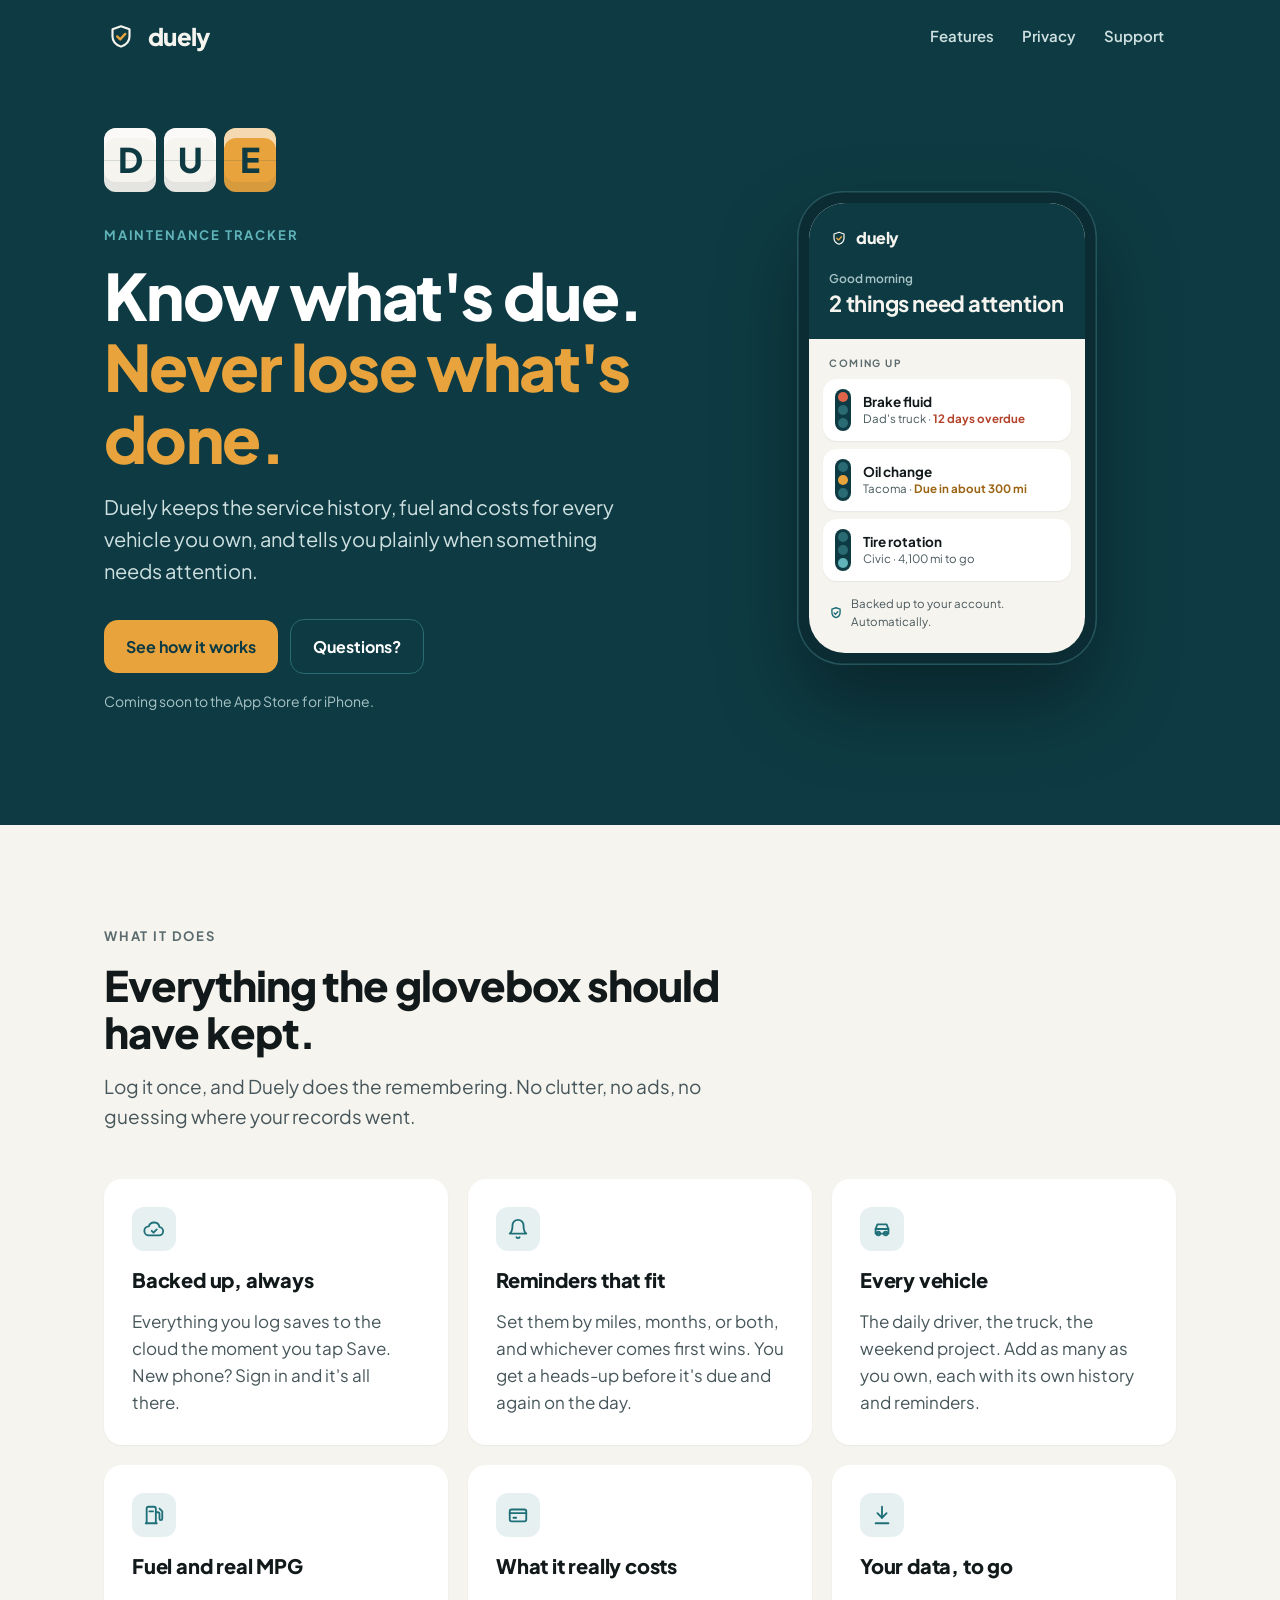
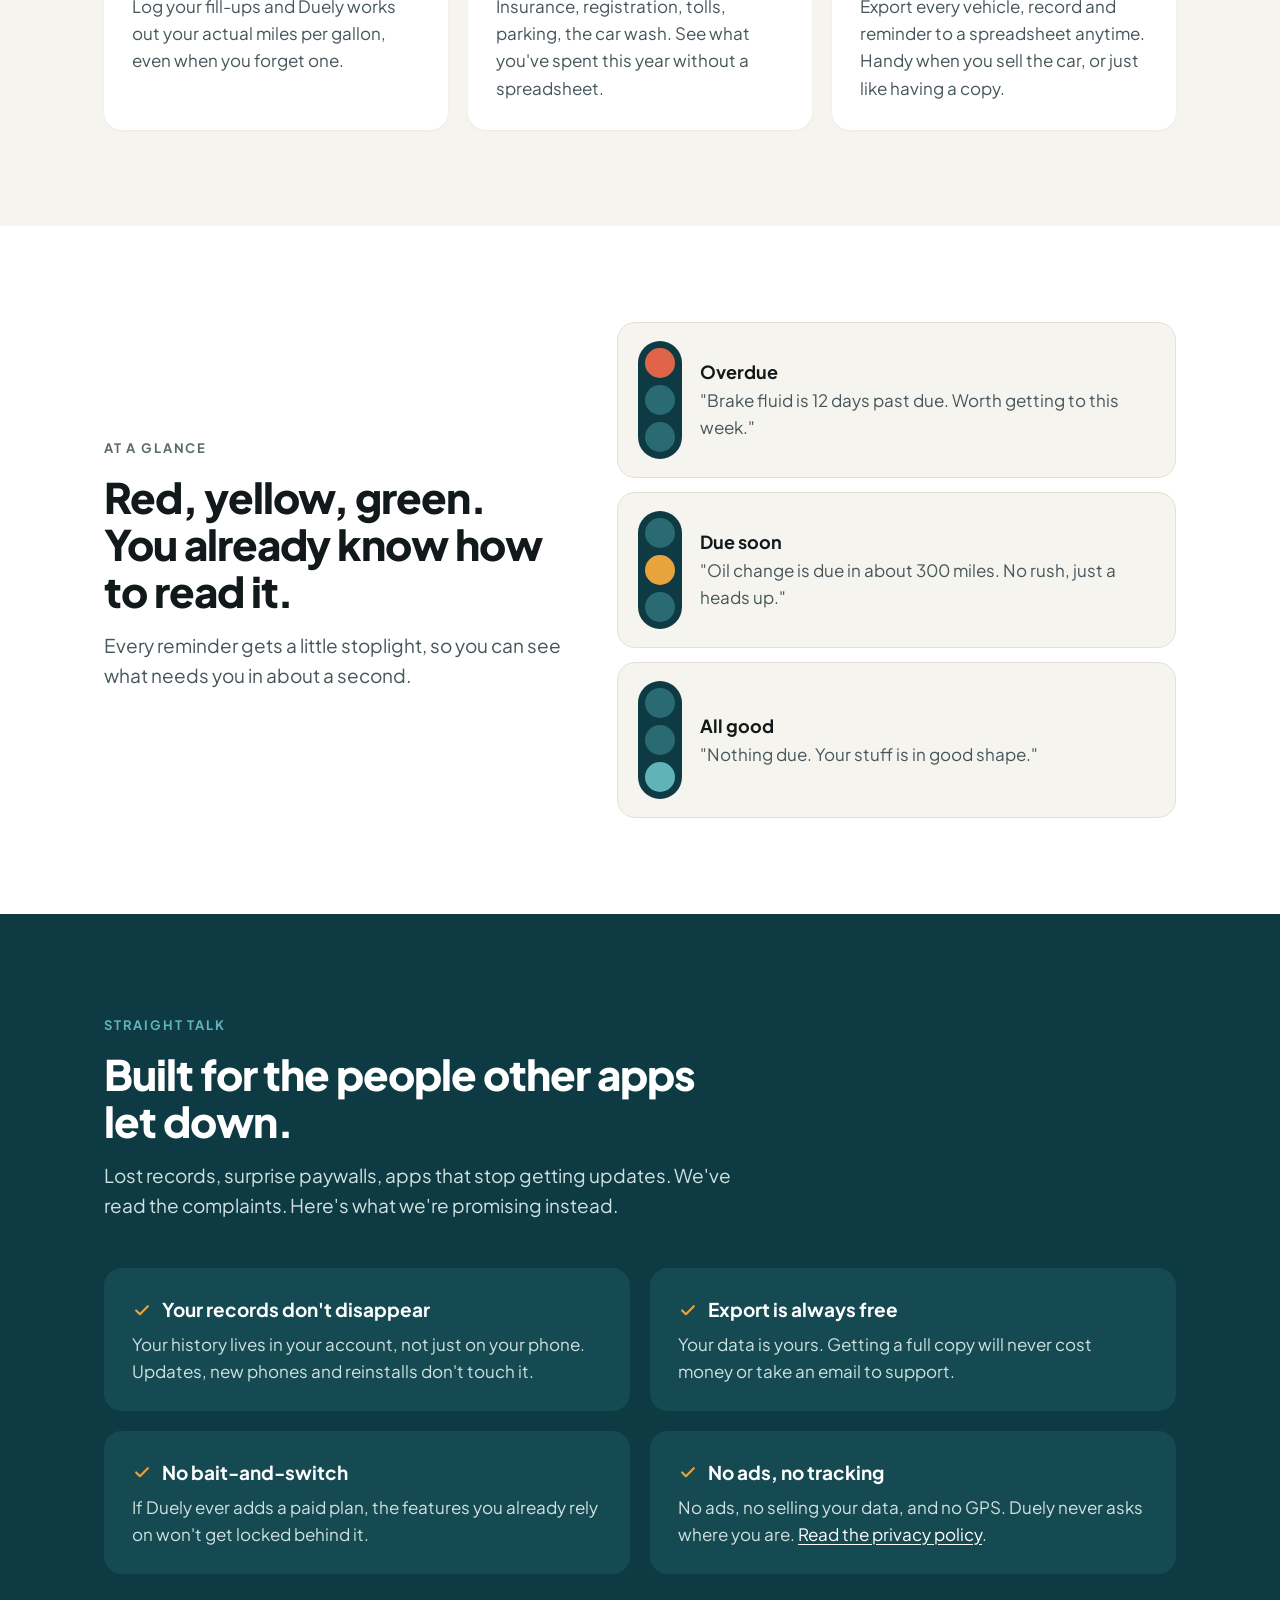
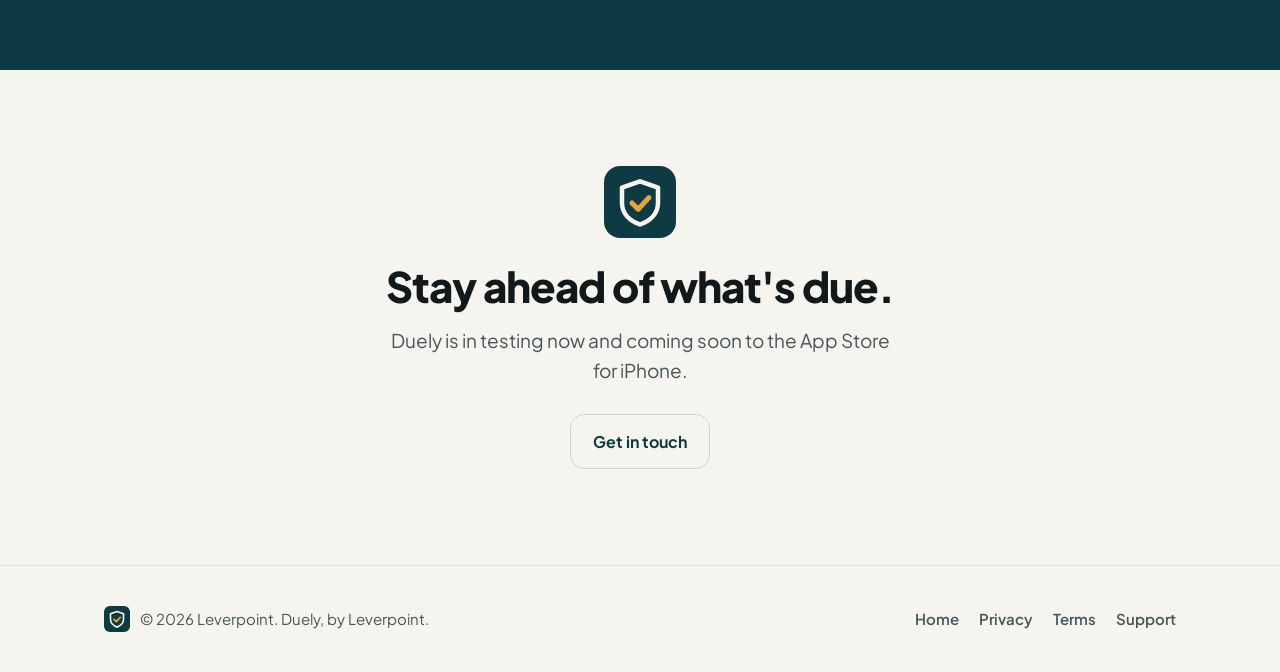
<file: index.html>
<!doctype html>
<html lang="en">
<head>
  <meta charset="utf-8">
  <meta name="viewport" content="width=device-width, initial-scale=1">
  <title>Duely: Maintenance Tracker</title>
  <meta name="description" content="Know what's due. Never lose what's done. Duely tracks service, fuel and costs for every vehicle you own, backed up from day one.">
  <meta property="og:title" content="Duely: Maintenance Tracker">
  <meta property="og:description" content="Know what's due. Never lose what's done.">
  <meta property="og:type" content="website">
  <meta name="theme-color" content="#0E3B43">
  <link rel="icon" href="shield.svg" type="image/svg+xml">
  <link rel="icon" href="favicon.png" type="image/png">
  <link rel="apple-touch-icon" href="apple-touch-icon.png">
  <link rel="preconnect" href="https://fonts.googleapis.com">
  <link rel="preconnect" href="https://fonts.gstatic.com" crossorigin>
  <link href="https://fonts.googleapis.com/css2?family=Plus+Jakarta+Sans:wght@400;500;600;700;800&display=swap" rel="stylesheet">
  <link rel="stylesheet" href="styles.css">
</head>
<body>
  <a class="skip" href="#main">Skip to content</a>

  <header class="site-header">
    <div class="wrap">
      <a class="brand" href="./" aria-label="Duely home">
        <img src="shield.svg" alt="" width="34" height="34">
        <span>duely</span>
      </a>
      <nav class="nav" aria-label="Main">
        <a class="hide-sm" href="#features">Features</a>
        <a href="privacy.html">Privacy</a>
        <a href="support.html">Support</a>
      </nav>
    </div>
  </header>

  <main id="main">
    <section class="hero">
      <div class="wrap">
        <div>
          <div class="odometer" aria-hidden="true"><span>D</span><span>U</span><span>E</span></div>
          <span class="eyebrow">Maintenance tracker</span>
          <h1>Know what's due. <em>Never lose what's done.</em></h1>
          <p class="lede">Duely keeps the service history, fuel and costs for every vehicle you own, and tells you plainly when something needs attention.</p>
          <div class="cta-row">
            <a class="btn btn-primary" href="#features">See how it works</a>
            <a class="btn btn-ghost" href="support.html">Questions?</a>
          </div>
          <p class="soon-note">Coming soon to the App Store for iPhone.</p>
        </div>

        <div class="phone" role="img" aria-label="The Duely app's home screen, showing one overdue item, one due soon and one all good.">
          <div class="screen">
            <div class="screen-top">
              <div class="screen-brand"><img src="shield.svg" alt="">duely</div>
              <small>Good morning</small>
              <strong>2 things need attention</strong>
            </div>
            <div class="screen-body">
              <div class="screen-label">COMING UP</div>
              <div class="item">
                <div class="light is-overdue"><span></span><span></span><span></span></div>
                <div><b>Brake fluid</b><i>Dad's truck · <span class="overdue">12 days overdue</span></i></div>
              </div>
              <div class="item">
                <div class="light is-soon"><span></span><span></span><span></span></div>
                <div><b>Oil change</b><i>Tacoma · <span class="soon">Due in about 300 mi</span></i></div>
              </div>
              <div class="item">
                <div class="light is-good"><span></span><span></span><span></span></div>
                <div><b>Tire rotation</b><i>Civic · 4,100 mi to go</i></div>
              </div>
              <div class="backup">
                <svg viewBox="0 0 24 24" fill="none" stroke="#1F6F78" stroke-width="2.4" stroke-linecap="round" stroke-linejoin="round"><path d="M12 3l7 2.5v5.5c0 4.5-3 7.6-7 9-4-1.4-7-4.5-7-9V5.5z"/><path d="M8.8 12l2.2 2.2 4.2-4.4"/></svg>
                Backed up to your account. Automatically.
              </div>
            </div>
          </div>
        </div>
      </div>
    </section>

    <section class="section" id="features">
      <div class="wrap">
        <div class="section-head">
          <span class="eyebrow">What it does</span>
          <h2>Everything the glovebox should have kept.</h2>
          <p>Log it once, and Duely does the remembering. No clutter, no ads, no guessing where your records went.</p>
        </div>
        <div class="grid-3">
          <article class="card">
            <div class="icon"><svg viewBox="0 0 24 24" fill="none" stroke="currentColor" stroke-width="2" stroke-linecap="round" stroke-linejoin="round"><path d="M17.5 19a4.5 4.5 0 0 0 .5-8.97A6 6 0 0 0 6.34 9.1 4 4 0 0 0 6.5 19z"/><path d="M9.5 14l2 2 3.5-3.5"/></svg></div>
            <h3>Backed up, always</h3>
            <p>Everything you log saves to the cloud the moment you tap Save. New phone? Sign in and it's all there.</p>
          </article>
          <article class="card">
            <div class="icon"><svg viewBox="0 0 24 24" fill="none" stroke="currentColor" stroke-width="2" stroke-linecap="round" stroke-linejoin="round"><path d="M18 8a6 6 0 0 0-12 0c0 7-3 9-3 9h18s-3-2-3-9"/><path d="M13.7 21a2 2 0 0 1-3.4 0"/></svg></div>
            <h3>Reminders that fit</h3>
            <p>Set them by miles, months, or both, and whichever comes first wins. You get a heads-up before it's due and again on the day.</p>
          </article>
          <article class="card">
            <div class="icon"><svg viewBox="0 0 24 24" fill="none" stroke="currentColor" stroke-width="2" stroke-linecap="round" stroke-linejoin="round"><path d="M5 17h14v-5l-2-5H7l-2 5z"/><path d="M5 12h14"/><circle cx="8" cy="17" r="2"/><circle cx="16" cy="17" r="2"/></svg></div>
            <h3>Every vehicle</h3>
            <p>The daily driver, the truck, the weekend project. Add as many as you own, each with its own history and reminders.</p>
          </article>
          <article class="card">
            <div class="icon"><svg viewBox="0 0 24 24" fill="none" stroke="currentColor" stroke-width="2" stroke-linecap="round" stroke-linejoin="round"><path d="M4 21V5a2 2 0 0 1 2-2h6a2 2 0 0 1 2 2v16"/><path d="M3 21h12"/><path d="M14 9h2a2 2 0 0 1 2 2v5a1.5 1.5 0 0 0 3 0V8l-3-3"/><path d="M7 8h4"/></svg></div>
            <h3>Fuel and real MPG</h3>
            <p>Log your fill-ups and Duely works out your actual miles per gallon, even when you forget one.</p>
          </article>
          <article class="card">
            <div class="icon"><svg viewBox="0 0 24 24" fill="none" stroke="currentColor" stroke-width="2" stroke-linecap="round" stroke-linejoin="round"><rect x="3" y="6" width="18" height="13" rx="2"/><path d="M3 10h18"/><path d="M7 15h3"/></svg></div>
            <h3>What it really costs</h3>
            <p>Insurance, registration, tolls, parking, the car wash. See what you've spent this year without a spreadsheet.</p>
          </article>
          <article class="card">
            <div class="icon"><svg viewBox="0 0 24 24" fill="none" stroke="currentColor" stroke-width="2" stroke-linecap="round" stroke-linejoin="round"><path d="M12 3v12"/><path d="M7 10l5 5 5-5"/><path d="M5 21h14"/></svg></div>
            <h3>Your data, to go</h3>
            <p>Export every vehicle, record and reminder to a spreadsheet anytime. Handy when you sell the car, or just like having a copy.</p>
          </article>
        </div>
      </div>
    </section>

    <section class="section status">
      <div class="wrap">
        <div class="section-head" style="margin-bottom:0">
          <span class="eyebrow">At a glance</span>
          <h2>Red, yellow, green. You already know how to read it.</h2>
          <p>Every reminder gets a little stoplight, so you can see what needs you in about a second.</p>
        </div>
        <ul class="status-list">
          <li>
            <div class="light big is-overdue" aria-hidden="true"><span></span><span></span><span></span></div>
            <div><b>Overdue</b><span class="say">"Brake fluid is 12 days past due. Worth getting to this week."</span></div>
          </li>
          <li>
            <div class="light big is-soon" aria-hidden="true"><span></span><span></span><span></span></div>
            <div><b>Due soon</b><span class="say">"Oil change is due in about 300 miles. No rush, just a heads up."</span></div>
          </li>
          <li>
            <div class="light big is-good" aria-hidden="true"><span></span><span></span><span></span></div>
            <div><b>All good</b><span class="say">"Nothing due. Your stuff is in good shape."</span></div>
          </li>
        </ul>
      </div>
    </section>

    <section class="section promises">
      <div class="wrap">
        <div class="section-head">
          <span class="eyebrow">Straight talk</span>
          <h2>Built for the people other apps let down.</h2>
          <p>Lost records, surprise paywalls, apps that stop getting updates. We've read the complaints. Here's what we're promising instead.</p>
        </div>
        <ul class="promise-list">
          <li>
            <b><svg viewBox="0 0 24 24" fill="none" stroke="currentColor" stroke-width="2.6" stroke-linecap="round" stroke-linejoin="round"><path d="M5 12.5l4.5 4.5L19 7.5"/></svg>Your records don't disappear</b>
            <p>Your history lives in your account, not just on your phone. Updates, new phones and reinstalls don't touch it.</p>
          </li>
          <li>
            <b><svg viewBox="0 0 24 24" fill="none" stroke="currentColor" stroke-width="2.6" stroke-linecap="round" stroke-linejoin="round"><path d="M5 12.5l4.5 4.5L19 7.5"/></svg>Export is always free</b>
            <p>Your data is yours. Getting a full copy will never cost money or take an email to support.</p>
          </li>
          <li>
            <b><svg viewBox="0 0 24 24" fill="none" stroke="currentColor" stroke-width="2.6" stroke-linecap="round" stroke-linejoin="round"><path d="M5 12.5l4.5 4.5L19 7.5"/></svg>No bait-and-switch</b>
            <p>If Duely ever adds a paid plan, the features you already rely on won't get locked behind it.</p>
          </li>
          <li>
            <b><svg viewBox="0 0 24 24" fill="none" stroke="currentColor" stroke-width="2.6" stroke-linecap="round" stroke-linejoin="round"><path d="M5 12.5l4.5 4.5L19 7.5"/></svg>No ads, no tracking</b>
            <p>No ads, no selling your data, and no GPS. Duely never asks where you are. <a href="privacy.html" style="color:#fff">Read the privacy policy</a>.</p>
          </li>
        </ul>
      </div>
    </section>

    <section class="section closer">
      <div class="wrap">
        <img src="shield.svg" alt="" width="72" height="72">
        <h2>Stay ahead of what's due.</h2>
        <p>Duely is in testing now and coming soon to the App Store for iPhone.</p>
        <div class="cta-row">
          <a class="btn btn-ghost" href="support.html">Get in touch</a>
        </div>
      </div>
    </section>
  </main>

  <footer class="site-footer">
    <div class="wrap">
      <div class="by"><img src="shield.svg" alt="" width="26" height="26">© 2026 Leverpoint. Duely, by Leverpoint.</div>
      <nav aria-label="Footer">
        <a href="./">Home</a>
        <a href="privacy.html">Privacy</a>
        <a href="terms.html">Terms</a>
        <a href="support.html">Support</a>
      </nav>
    </div>
  </footer>
</body>
</html>
</file>
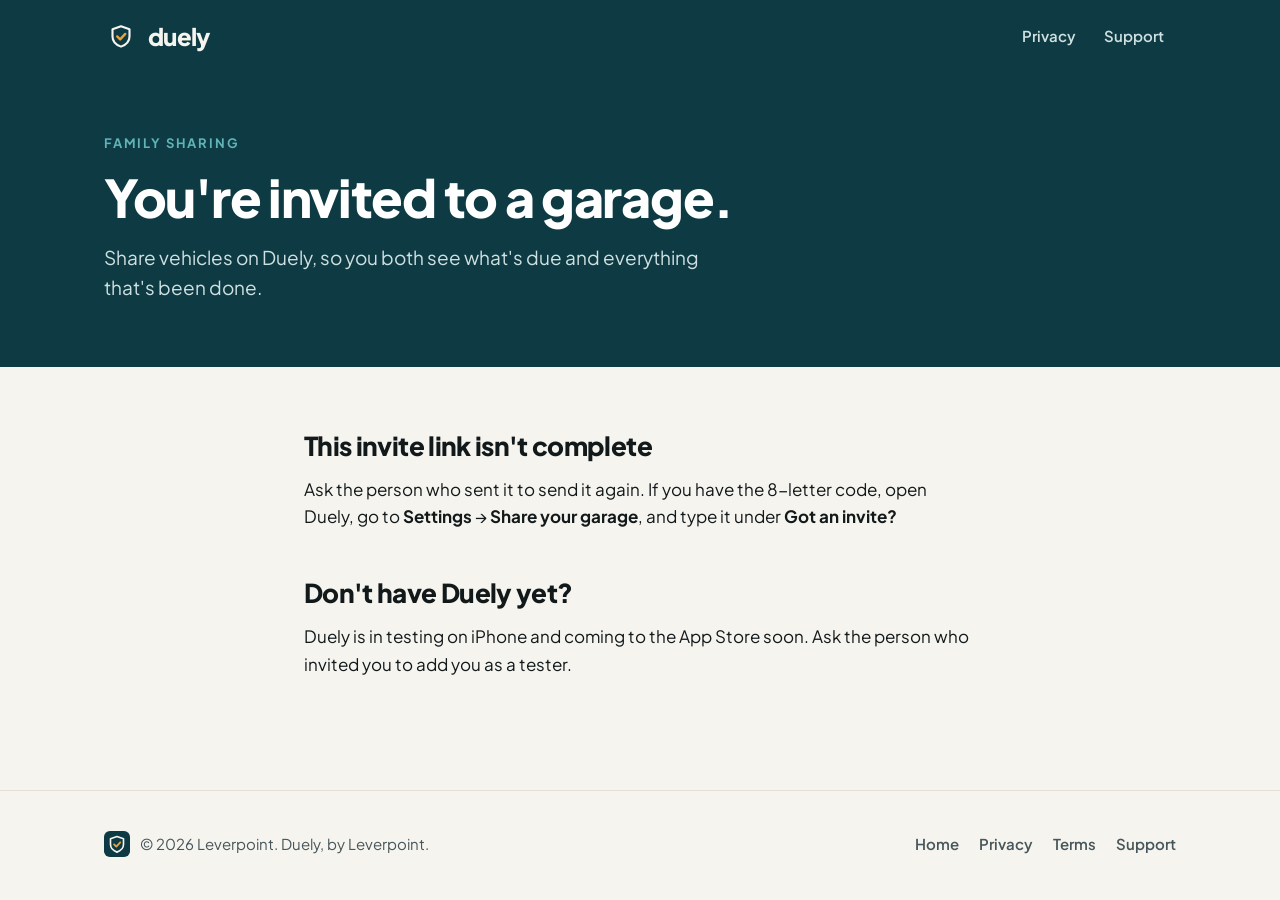
<file: join/index.html>
<!doctype html>
<html lang="en">
<head>
  <meta charset="utf-8">
  <meta name="viewport" content="width=device-width, initial-scale=1">
  <title>Join a garage on Duely</title>
  <meta name="description" content="You've been invited to share a garage on Duely, so you both see what's due.">
  <meta name="robots" content="noindex">
  <meta name="theme-color" content="#0E3B43">
  <link rel="icon" href="../shield.svg" type="image/svg+xml">
  <link rel="icon" href="../favicon.png" type="image/png">
  <link rel="apple-touch-icon" href="../apple-touch-icon.png">
  <link rel="preconnect" href="https://fonts.googleapis.com">
  <link rel="preconnect" href="https://fonts.gstatic.com" crossorigin>
  <link href="https://fonts.googleapis.com/css2?family=Plus+Jakarta+Sans:wght@400;500;600;700;800&display=swap" rel="stylesheet">
  <link rel="stylesheet" href="../styles.css">
  <style>
    .invite-code {
      display: inline-block; margin: 8px 0 24px; padding: 14px 22px;
      background: var(--card); border-radius: 14px;
      font-size: 30px; font-weight: 800; letter-spacing: 0.18em; color: var(--harbor);
    }
    .steps { counter-reset: step; list-style: none; padding: 0 !important; }
    .steps li { counter-increment: step; position: relative; padding-left: 40px; margin-bottom: 14px; }
    .steps li::before {
      content: counter(step); position: absolute; left: 0; top: 0;
      width: 28px; height: 28px; border-radius: 50%;
      background: var(--teal); color: #fff; font-weight: 700; font-size: 14px;
      display: flex; align-items: center; justify-content: center;
    }
    .no-code { display: none; }
    .missing .has-code { display: none; }
    .missing .no-code { display: block; }
  </style>
</head>
<body>
  <a class="skip" href="#main">Skip to content</a>

  <header class="site-header">
    <div class="wrap">
      <a class="brand" href="../" aria-label="Duely home">
        <img src="../shield.svg" alt="" width="34" height="34">
        <span>duely</span>
      </a>
      <nav class="nav" aria-label="Main">
        <a href="../privacy.html">Privacy</a>
        <a href="../support.html">Support</a>
      </nav>
    </div>
  </header>

  <main id="main">
    <section class="page-hero">
      <div class="wrap">
        <span class="eyebrow">Family sharing</span>
        <h1>You're invited to a garage.</h1>
        <p>Share vehicles on Duely, so you both see what's due and everything that's been done.</p>
      </div>
    </section>

    <div class="prose" id="invite">
      <div class="has-code">
        <h2>Open it in Duely</h2>
        <p>On the iPhone with Duely installed, tap the button. Duely asks you to sign in (or make a free account), then to join.</p>
        <p><a class="btn btn-primary" id="open" href="cartrackingapp://join">Open in Duely</a></p>

        <h2>Or type the code</h2>
        <div class="invite-code" id="code" aria-label="Invite code"></div>
        <ol class="steps">
          <li>Open Duely and go to <strong>Settings</strong>.</li>
          <li>Tap <strong>Share your garage</strong>.</li>
          <li>Under <strong>Got an invite?</strong>, type the code and tap <strong>Join</strong>.</li>
        </ol>
        <p>Invites work once, for 7 days. If it's expired, ask for a new one.</p>
      </div>

      <div class="no-code">
        <h2>This invite link isn't complete</h2>
        <p>Ask the person who sent it to send it again. If you have the 8-letter code, open Duely, go to <strong>Settings</strong> → <strong>Share your garage</strong>, and type it under <strong>Got an invite?</strong></p>
      </div>

      <h2>Don't have Duely yet?</h2>
      <p>Duely is in testing on iPhone and coming to the App Store soon. Ask the person who invited you to add you as a tester.</p>
    </div>
  </main>

  <footer class="site-footer">
    <div class="wrap">
      <div class="by"><img src="../shield.svg" alt="" width="26" height="26">© 2026 Leverpoint. Duely, by Leverpoint.</div>
      <nav aria-label="Footer">
        <a href="../">Home</a>
        <a href="../privacy.html">Privacy</a>
        <a href="../terms.html">Terms</a>
        <a href="../support.html">Support</a>
      </nav>
    </div>
  </footer>

  <script>
    // The code from ?code=…: 8 letters/digits (no 0, O, 1, I or L).
    var raw = new URLSearchParams(location.search).get("code") || "";
    var code = raw.toUpperCase().replace(/[^A-Z0-9]/g, "");
    if (/^[A-HJKMNP-Z2-9]{8}$/.test(code)) {
      document.getElementById("code").textContent = code;
      document.getElementById("open").href = "cartrackingapp://join?code=" + code;
    } else {
      document.getElementById("invite").classList.add("missing");
    }
  </script>
</body>
</html>
</file>
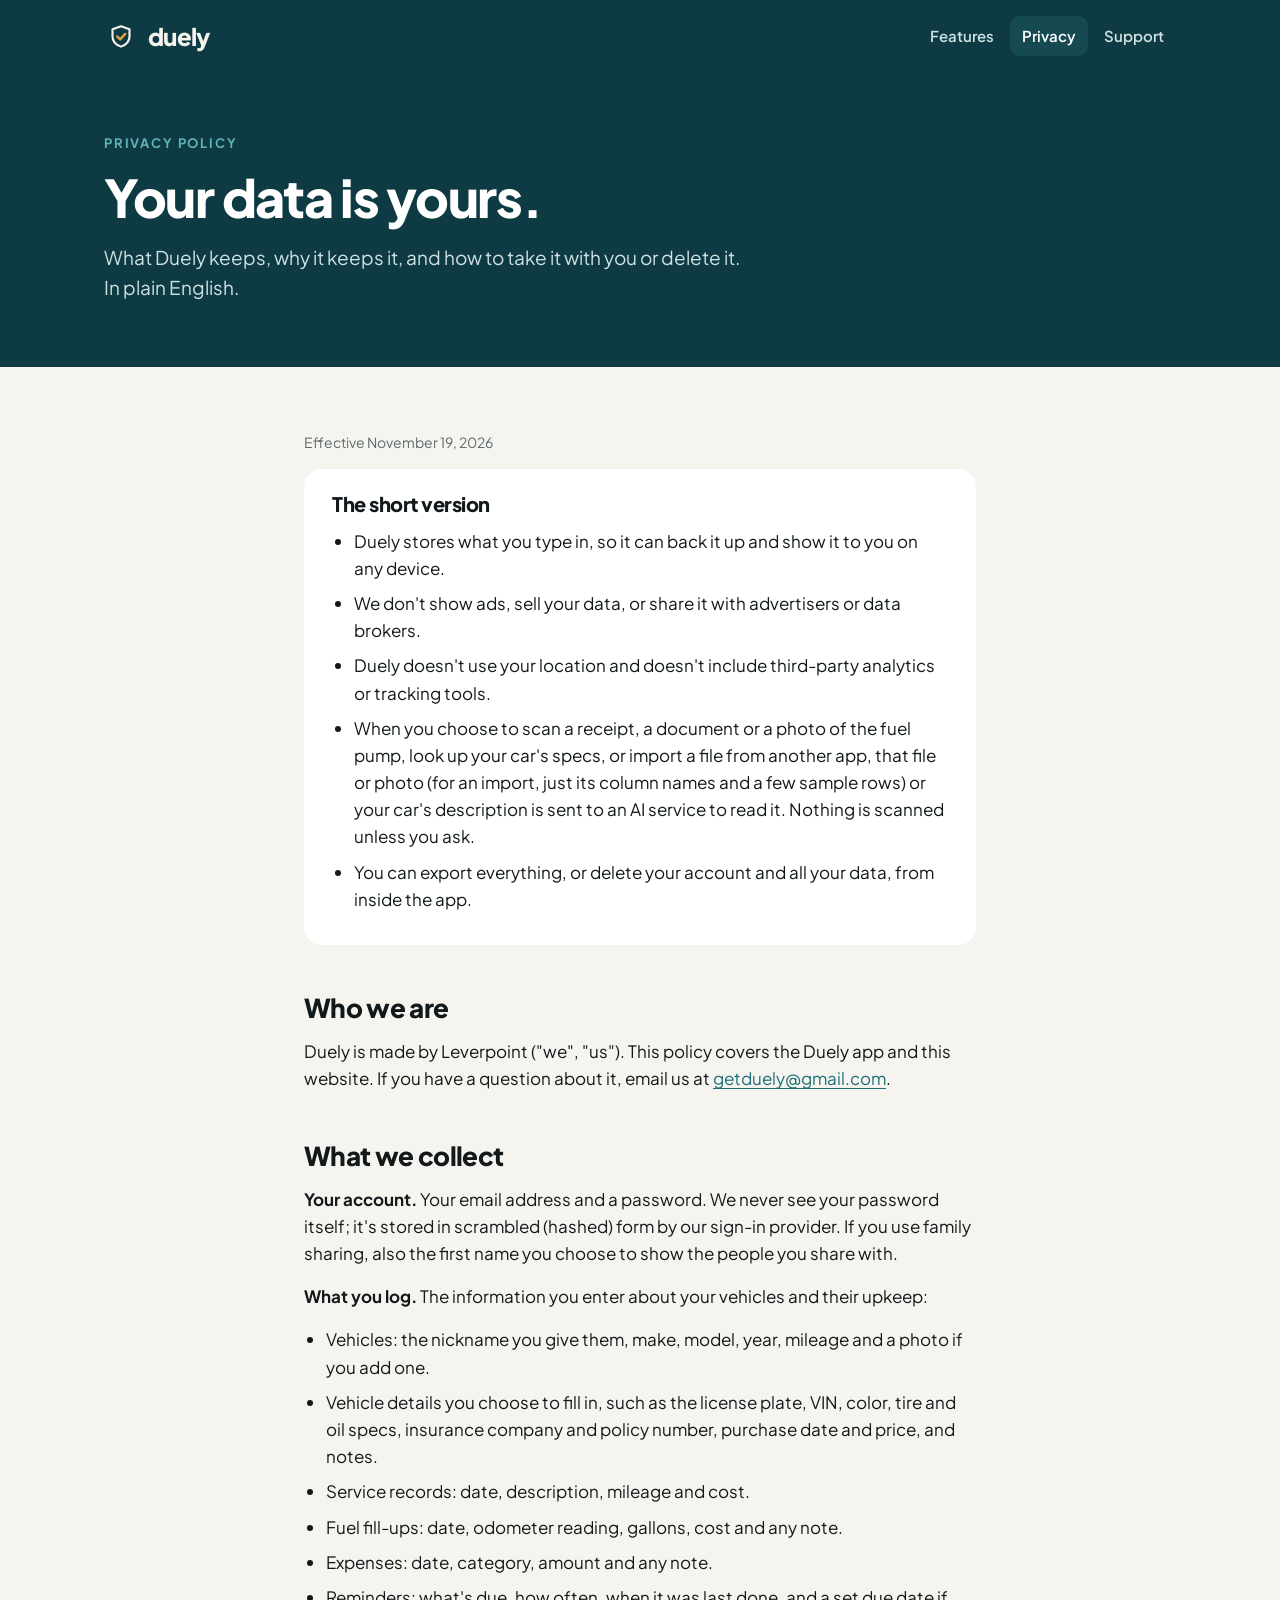
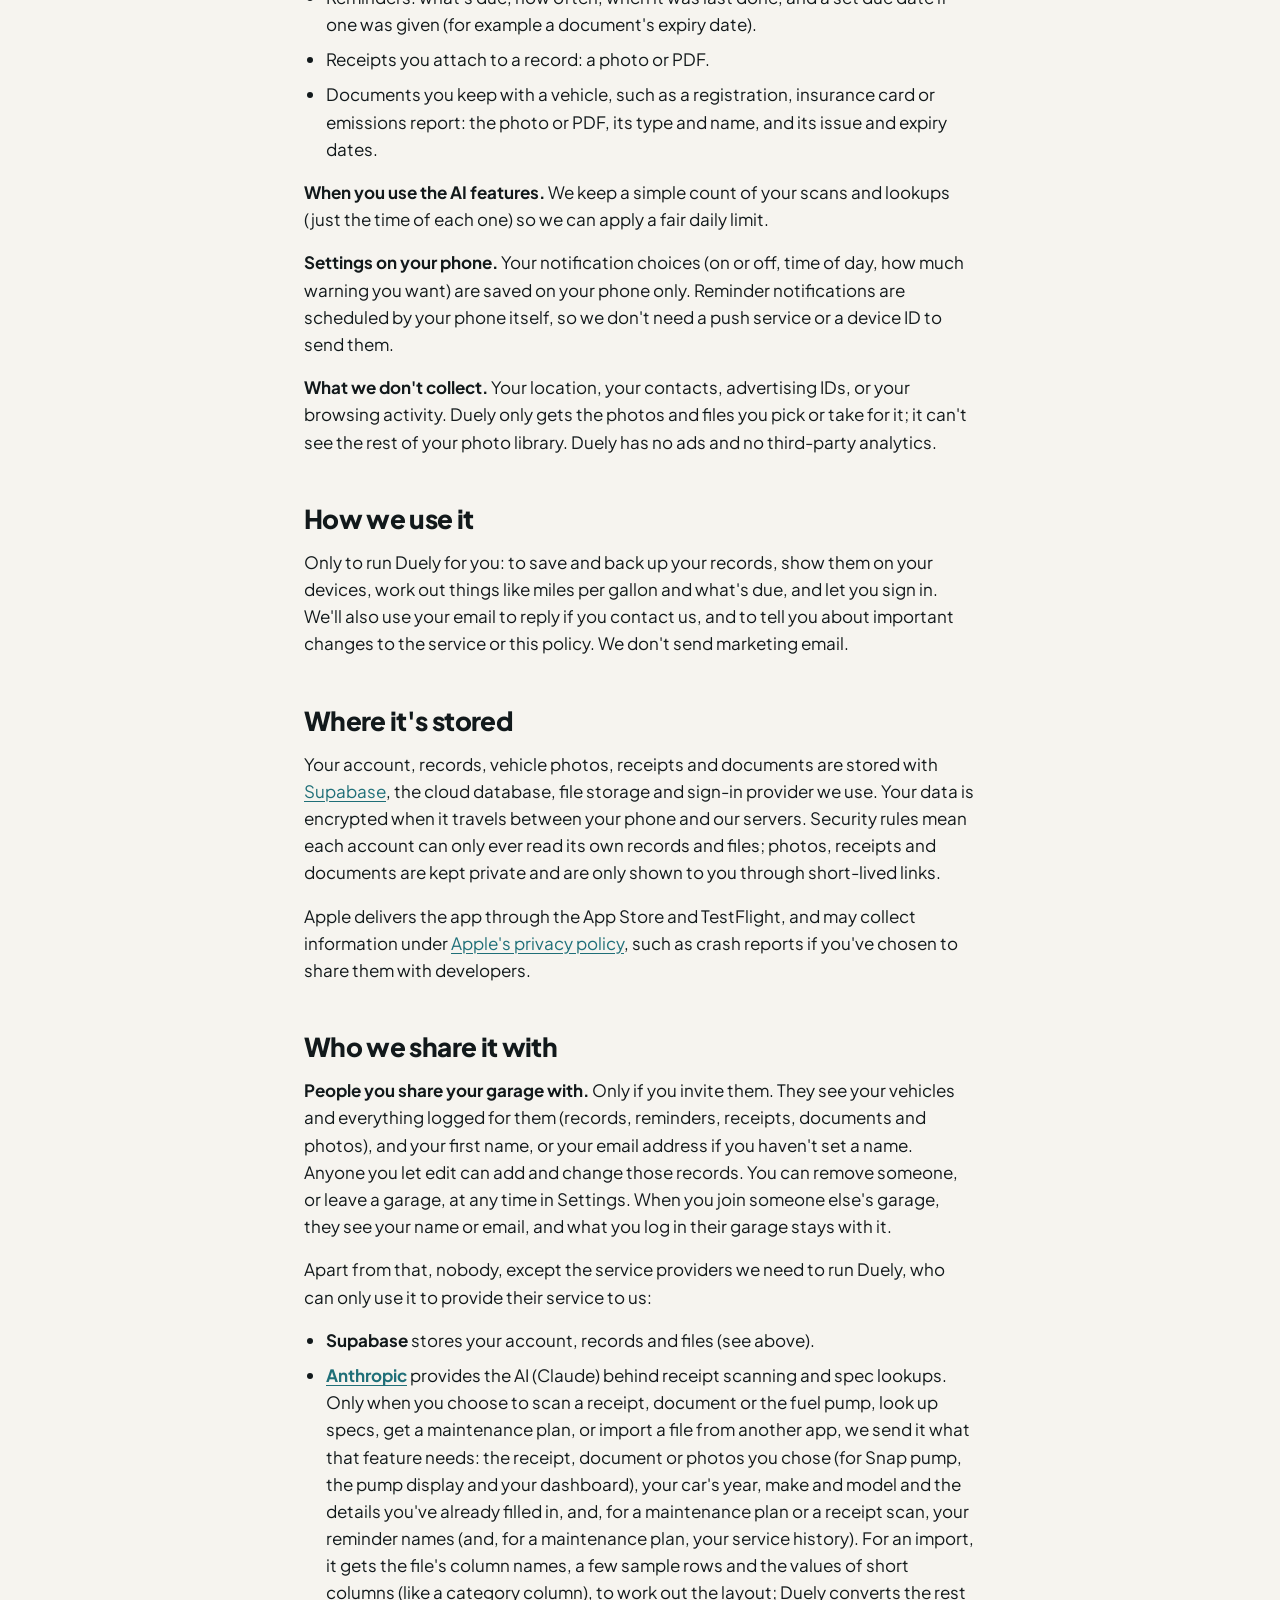
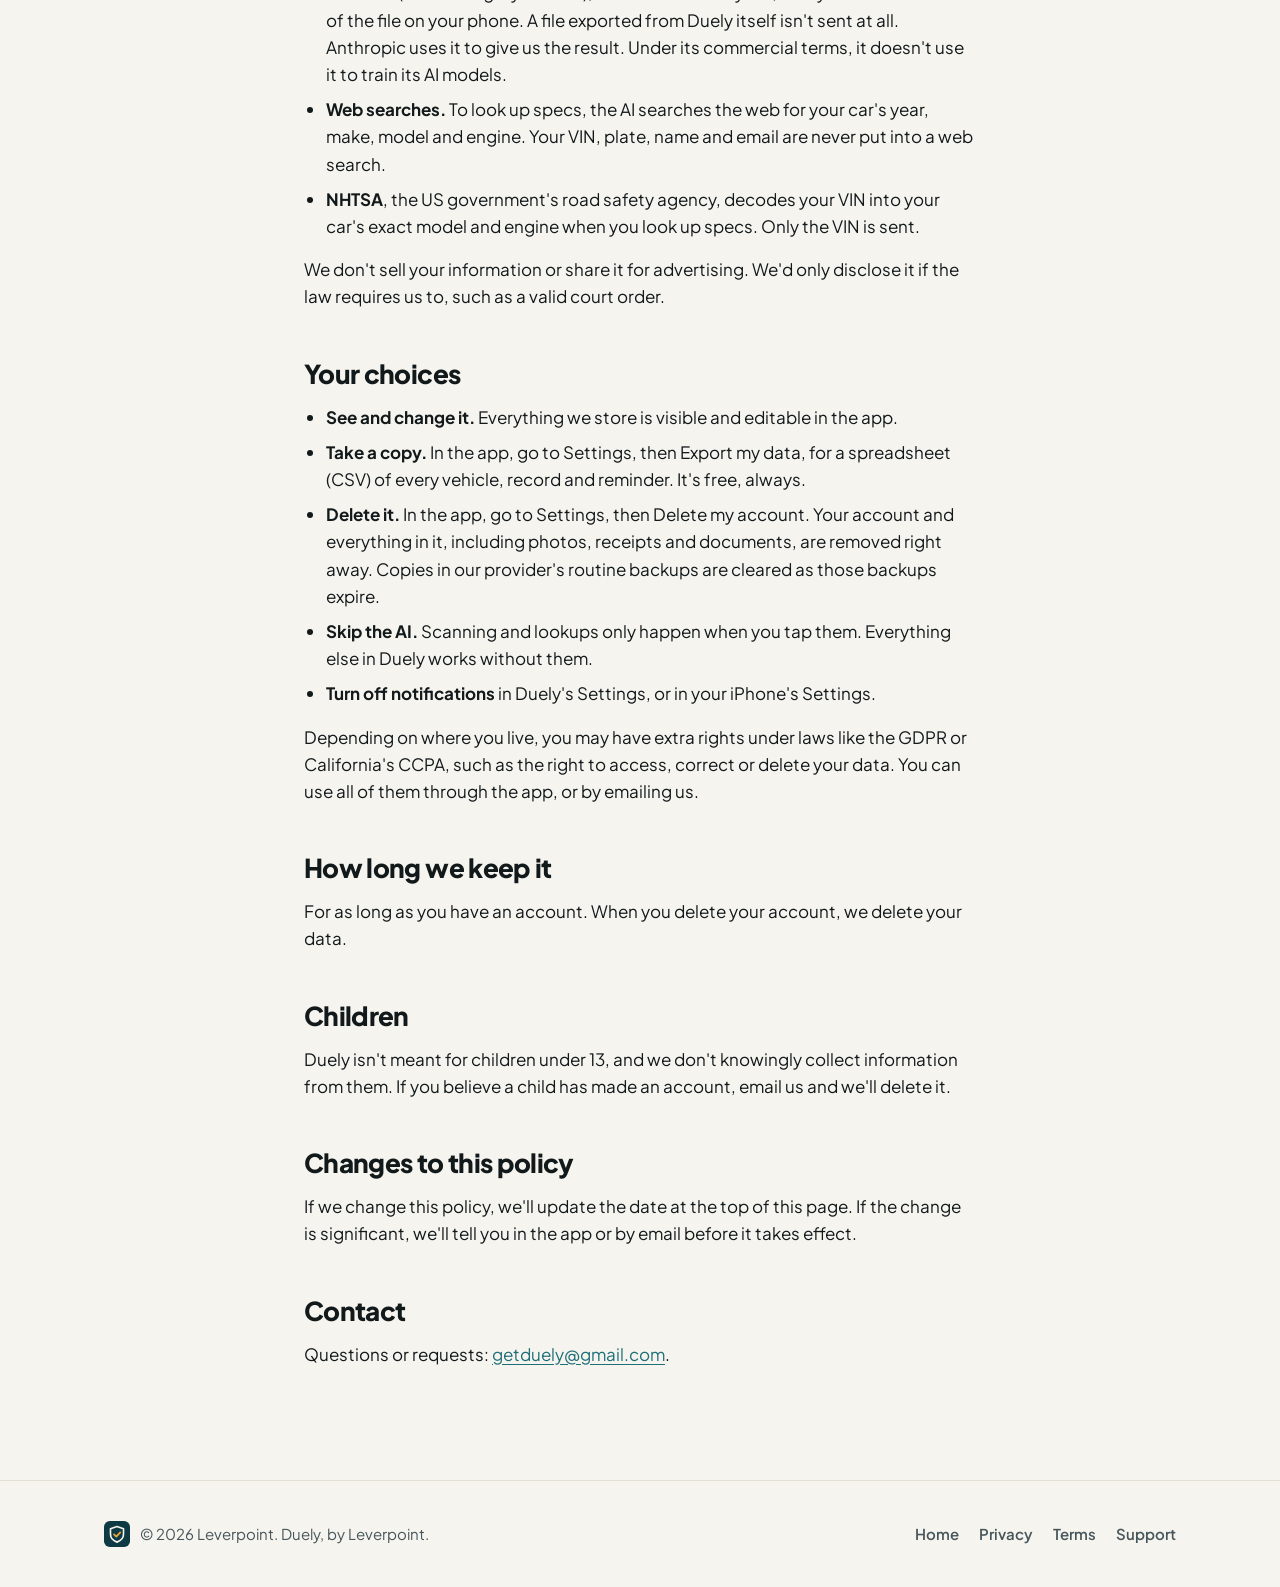
<file: privacy.html>
<!doctype html>
<html lang="en">
<head>
  <meta charset="utf-8">
  <meta name="viewport" content="width=device-width, initial-scale=1">
  <title>Duely Privacy Policy</title>
  <meta name="description" content="What Duely collects, why, and how to export or delete it. In plain English.">
  <meta name="theme-color" content="#0E3B43">
  <link rel="icon" href="shield.svg" type="image/svg+xml">
  <link rel="icon" href="favicon.png" type="image/png">
  <link rel="apple-touch-icon" href="apple-touch-icon.png">
  <link rel="preconnect" href="https://fonts.googleapis.com">
  <link rel="preconnect" href="https://fonts.gstatic.com" crossorigin>
  <link href="https://fonts.googleapis.com/css2?family=Plus+Jakarta+Sans:wght@400;500;600;700;800&display=swap" rel="stylesheet">
  <link rel="stylesheet" href="styles.css">
</head>
<body>
  <a class="skip" href="#main">Skip to content</a>

  <header class="site-header">
    <div class="wrap">
      <a class="brand" href="./" aria-label="Duely home">
        <img src="shield.svg" alt="" width="34" height="34">
        <span>duely</span>
      </a>
      <nav class="nav" aria-label="Main">
        <a class="hide-sm" href="./#features">Features</a>
        <a href="privacy.html" aria-current="page">Privacy</a>
        <a href="support.html">Support</a>
      </nav>
    </div>
  </header>

  <main id="main">
    <section class="page-hero">
      <div class="wrap">
        <span class="eyebrow">Privacy policy</span>
        <h1>Your data is yours.</h1>
        <p>What Duely keeps, why it keeps it, and how to take it with you or delete it. In plain English.</p>
      </div>
    </section>

    <div class="prose">
      <p class="updated">Effective November 19, 2026</p>

      <div class="summary">
        <h2>The short version</h2>
        <ul>
          <li>Duely stores what you type in, so it can back it up and show it to you on any device.</li>
          <li>We don't show ads, sell your data, or share it with advertisers or data brokers.</li>
          <li>Duely doesn't use your location and doesn't include third-party analytics or tracking tools.</li>
          <li>When you choose to scan a receipt, a document or a photo of the fuel pump, look up your car's specs, or import a file from another app, that file or photo (for an import, just its column names and a few sample rows) or your car's description is sent to an AI service to read it. Nothing is scanned unless you ask.</li>
          <li>You can export everything, or delete your account and all your data, from inside the app.</li>
        </ul>
      </div>

      <h2>Who we are</h2>
      <p>Duely is made by Leverpoint ("we", "us"). This policy covers the Duely app and this website. If you have a question about it, email us at <a href="mailto:getduely@gmail.com">getduely@gmail.com</a>.</p>

      <h2>What we collect</h2>
      <p><strong>Your account.</strong> Your email address and a password. We never see your password itself; it's stored in scrambled (hashed) form by our sign-in provider. If you use family sharing, also the first name you choose to show the people you share with.</p>
      <p><strong>What you log.</strong> The information you enter about your vehicles and their upkeep:</p>
      <ul>
        <li>Vehicles: the nickname you give them, make, model, year, mileage and a photo if you add one.</li>
        <li>Vehicle details you choose to fill in, such as the license plate, VIN, color, tire and oil specs, insurance company and policy number, purchase date and price, and notes.</li>
        <li>Service records: date, description, mileage and cost.</li>
        <li>Fuel fill-ups: date, odometer reading, gallons, cost and any note.</li>
        <li>Expenses: date, category, amount and any note.</li>
        <li>Reminders: what's due, how often, when it was last done, and a set due date if one was given (for example a document's expiry date).</li>
        <li>Receipts you attach to a record: a photo or PDF.</li>
        <li>Documents you keep with a vehicle, such as a registration, insurance card or emissions report: the photo or PDF, its type and name, and its issue and expiry dates.</li>
      </ul>
      <p><strong>When you use the AI features.</strong> We keep a simple count of your scans and lookups (just the time of each one) so we can apply a fair daily limit.</p>
      <p><strong>Settings on your phone.</strong> Your notification choices (on or off, time of day, how much warning you want) are saved on your phone only. Reminder notifications are scheduled by your phone itself, so we don't need a push service or a device ID to send them.</p>
      <p><strong>What we don't collect.</strong> Your location, your contacts, advertising IDs, or your browsing activity. Duely only gets the photos and files you pick or take for it; it can't see the rest of your photo library. Duely has no ads and no third-party analytics.</p>

      <h2>How we use it</h2>
      <p>Only to run Duely for you: to save and back up your records, show them on your devices, work out things like miles per gallon and what's due, and let you sign in. We'll also use your email to reply if you contact us, and to tell you about important changes to the service or this policy. We don't send marketing email.</p>

      <h2>Where it's stored</h2>
      <p>Your account, records, vehicle photos, receipts and documents are stored with <a href="https://supabase.com/privacy">Supabase</a>, the cloud database, file storage and sign-in provider we use. Your data is encrypted when it travels between your phone and our servers. Security rules mean each account can only ever read its own records and files; photos, receipts and documents are kept private and are only shown to you through short-lived links.</p>
      <p>Apple delivers the app through the App Store and TestFlight, and may collect information under <a href="https://www.apple.com/legal/privacy/">Apple's privacy policy</a>, such as crash reports if you've chosen to share them with developers.</p>

      <h2>Who we share it with</h2>
      <p><strong>People you share your garage with.</strong> Only if you invite them. They see your vehicles and everything logged for them (records, reminders, receipts, documents and photos), and your first name, or your email address if you haven't set a name. Anyone you let edit can add and change those records. You can remove someone, or leave a garage, at any time in Settings. When you join someone else's garage, they see your name or email, and what you log in their garage stays with it.</p>
      <p>Apart from that, nobody, except the service providers we need to run Duely, who can only use it to provide their service to us:</p>
      <ul>
        <li><strong>Supabase</strong> stores your account, records and files (see above).</li>
        <li><strong><a href="https://www.anthropic.com/legal/privacy">Anthropic</a></strong> provides the AI (Claude) behind receipt scanning and spec lookups. Only when you choose to scan a receipt, document or the fuel pump, look up specs, get a maintenance plan, or import a file from another app, we send it what that feature needs: the receipt, document or photos you chose (for Snap pump, the pump display and your dashboard), your car's year, make and model and the details you've already filled in, and, for a maintenance plan or a receipt scan, your reminder names (and, for a maintenance plan, your service history). For an import, it gets the file's column names, a few sample rows and the values of short columns (like a category column), to work out the layout; Duely converts the rest of the file on your phone. A file exported from Duely itself isn't sent at all. Anthropic uses it to give us the result. Under its commercial terms, it doesn't use it to train its AI models.</li>
        <li><strong>Web searches.</strong> To look up specs, the AI searches the web for your car's year, make, model and engine. Your VIN, plate, name and email are never put into a web search.</li>
        <li><strong>NHTSA</strong>, the US government's road safety agency, decodes your VIN into your car's exact model and engine when you look up specs. Only the VIN is sent.</li>
      </ul>
      <p>We don't sell your information or share it for advertising. We'd only disclose it if the law requires us to, such as a valid court order.</p>

      <h2>Your choices</h2>
      <ul>
        <li><strong>See and change it.</strong> Everything we store is visible and editable in the app.</li>
        <li><strong>Take a copy.</strong> In the app, go to Settings, then Export my data, for a spreadsheet (CSV) of every vehicle, record and reminder. It's free, always.</li>
        <li><strong>Delete it.</strong> In the app, go to Settings, then Delete my account. Your account and everything in it, including photos, receipts and documents, are removed right away. Copies in our provider's routine backups are cleared as those backups expire.</li>
        <li><strong>Skip the AI.</strong> Scanning and lookups only happen when you tap them. Everything else in Duely works without them.</li>
        <li><strong>Turn off notifications</strong> in Duely's Settings, or in your iPhone's Settings.</li>
      </ul>
      <p>Depending on where you live, you may have extra rights under laws like the GDPR or California's CCPA, such as the right to access, correct or delete your data. You can use all of them through the app, or by emailing us.</p>

      <h2>How long we keep it</h2>
      <p>For as long as you have an account. When you delete your account, we delete your data.</p>

      <h2>Children</h2>
      <p>Duely isn't meant for children under 13, and we don't knowingly collect information from them. If you believe a child has made an account, email us and we'll delete it.</p>

      <h2>Changes to this policy</h2>
      <p>If we change this policy, we'll update the date at the top of this page. If the change is significant, we'll tell you in the app or by email before it takes effect.</p>

      <h2>Contact</h2>
      <p>Questions or requests: <a href="mailto:getduely@gmail.com">getduely@gmail.com</a>.</p>
    </div>
  </main>

  <footer class="site-footer">
    <div class="wrap">
      <div class="by"><img src="shield.svg" alt="" width="26" height="26">© 2026 Leverpoint. Duely, by Leverpoint.</div>
      <nav aria-label="Footer">
        <a href="./">Home</a>
        <a href="privacy.html">Privacy</a>
        <a href="terms.html">Terms</a>
        <a href="support.html">Support</a>
      </nav>
    </div>
  </footer>
</body>
</html>
</file>
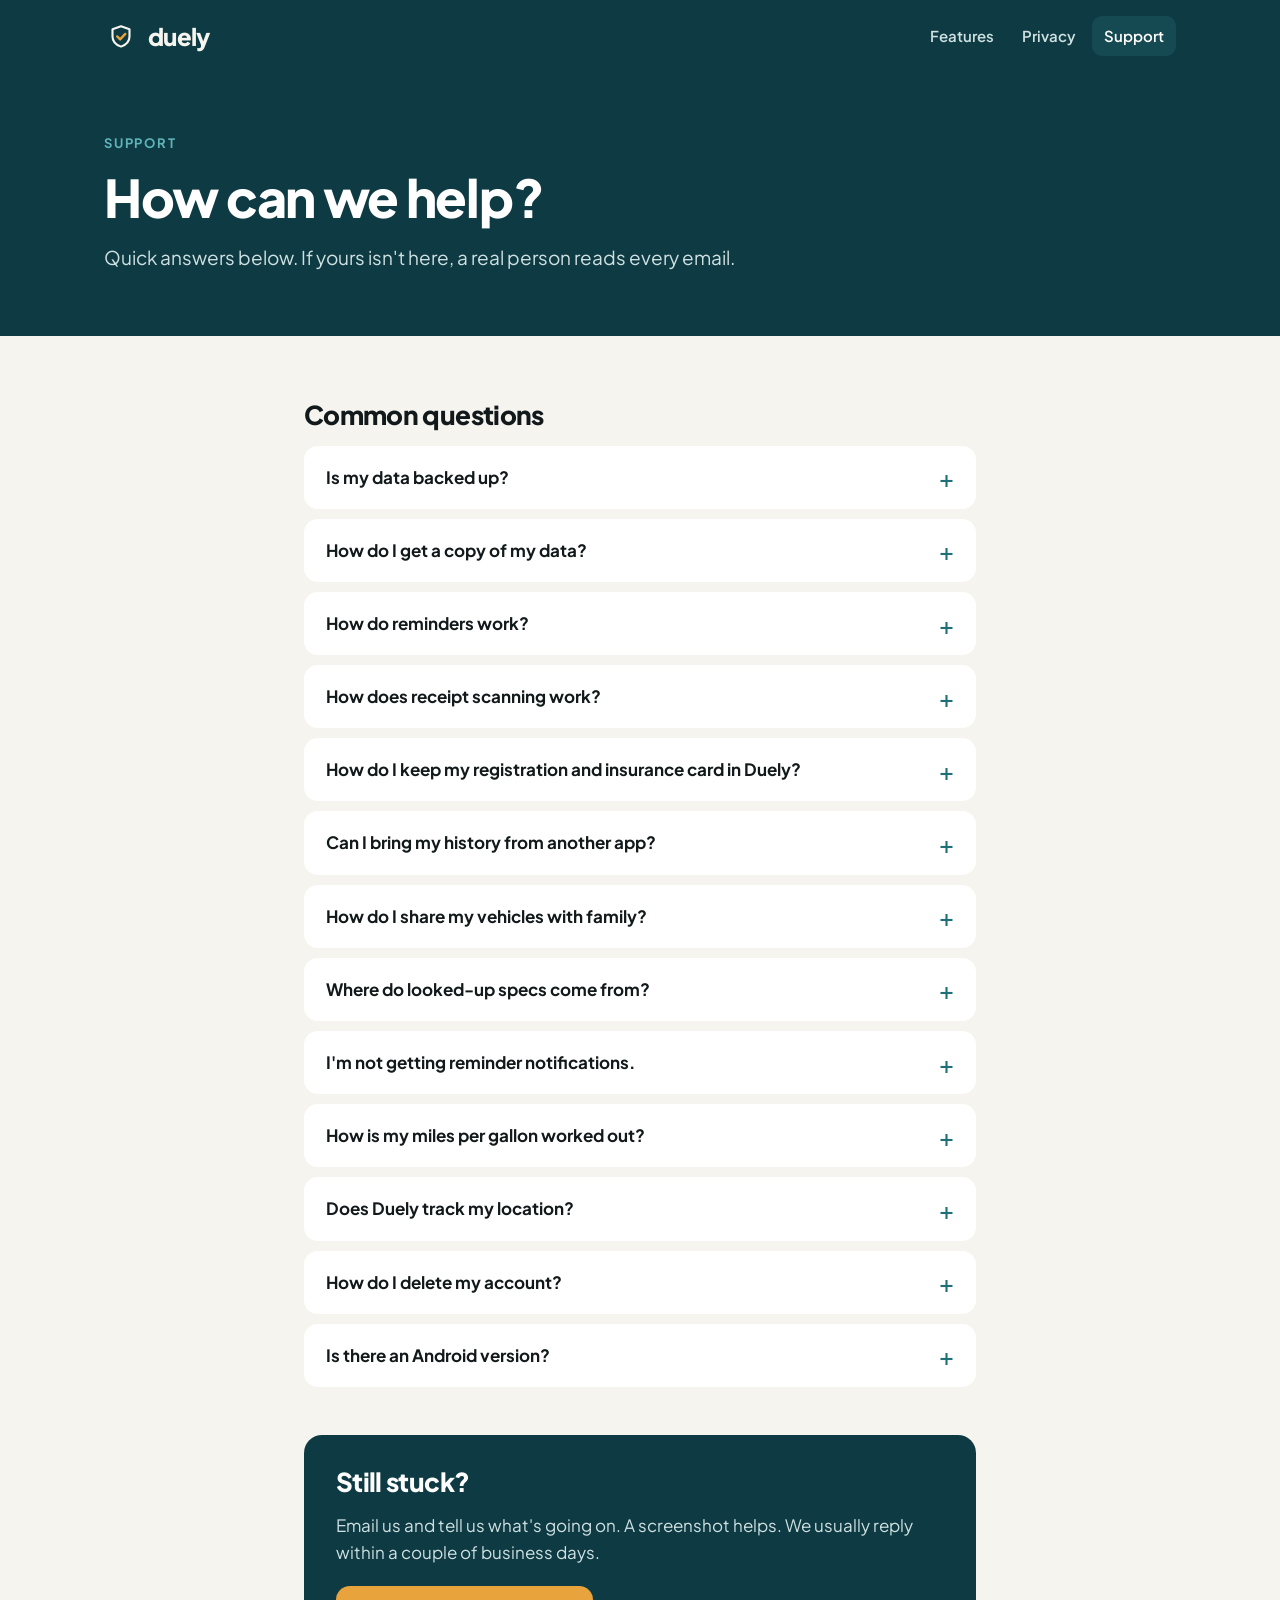
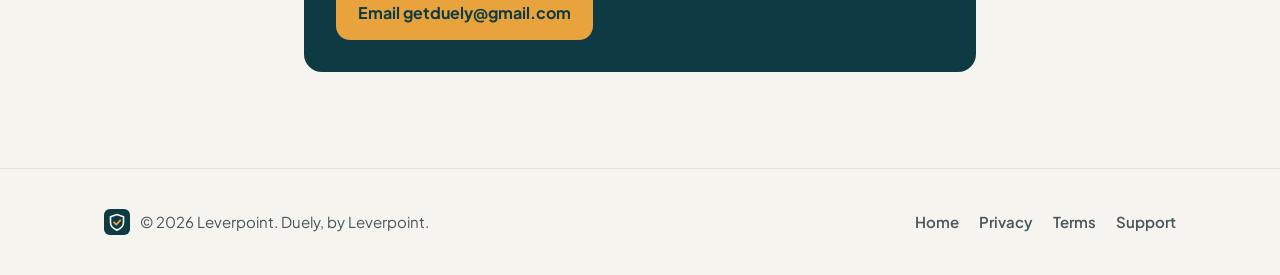
<file: support.html>
<!doctype html>
<html lang="en">
<head>
  <meta charset="utf-8">
  <meta name="viewport" content="width=device-width, initial-scale=1">
  <title>Duely Support</title>
  <meta name="description" content="Answers to common questions about Duely, and how to reach a real person.">
  <meta name="theme-color" content="#0E3B43">
  <link rel="icon" href="shield.svg" type="image/svg+xml">
  <link rel="icon" href="favicon.png" type="image/png">
  <link rel="apple-touch-icon" href="apple-touch-icon.png">
  <link rel="preconnect" href="https://fonts.googleapis.com">
  <link rel="preconnect" href="https://fonts.gstatic.com" crossorigin>
  <link href="https://fonts.googleapis.com/css2?family=Plus+Jakarta+Sans:wght@400;500;600;700;800&display=swap" rel="stylesheet">
  <link rel="stylesheet" href="styles.css">
</head>
<body>
  <a class="skip" href="#main">Skip to content</a>

  <header class="site-header">
    <div class="wrap">
      <a class="brand" href="./" aria-label="Duely home">
        <img src="shield.svg" alt="" width="34" height="34">
        <span>duely</span>
      </a>
      <nav class="nav" aria-label="Main">
        <a class="hide-sm" href="./#features">Features</a>
        <a href="privacy.html">Privacy</a>
        <a href="support.html" aria-current="page">Support</a>
      </nav>
    </div>
  </header>

  <main id="main">
    <section class="page-hero">
      <div class="wrap">
        <span class="eyebrow">Support</span>
        <h1>How can we help?</h1>
        <p>Quick answers below. If yours isn't here, a real person reads every email.</p>
      </div>
    </section>

    <div class="prose faq">
      <h2>Common questions</h2>

      <details>
        <summary>Is my data backed up?</summary>
        <div><p>Yes. Everything you log saves to your Duely account in the cloud as soon as you tap Save. If you get a new phone or reinstall the app, sign in with the same email and it's all there.</p></div>
      </details>

      <details>
        <summary>How do I get a copy of my data?</summary>
        <div><p>Open Duely, go to <strong>Settings</strong>, and tap <strong>Export my data</strong>. You'll get a spreadsheet (CSV file) with every vehicle, service record, fill-up, expense and reminder. It opens in Excel, Numbers or Google Sheets.</p></div>
      </details>

      <details>
        <summary>How do reminders work?</summary>
        <div>
          <p>Open a vehicle and add a reminder, like "Oil change every 5,000 miles or 6 months". Duely goes by whichever comes first, and the stoplight shows where things stand: red for overdue, yellow for due soon, green for all good.</p>
          <p>When you log the service, tap <strong>Mark done</strong> on the reminder and it starts counting again.</p>
          <p>Not sure what to track? On a vehicle with no reminders, tap <strong>Get a maintenance plan</strong>. Duely looks up the maker's schedule for that car and suggests reminders, with where each interval came from. You pick which to add.</p>
        </div>
      </details>

      <details>
        <summary>How does receipt scanning work?</summary>
        <div>
          <p>Open a vehicle, go to <strong>Services</strong> and tap <strong>+ Add</strong>, then take a photo (add more pages for a long invoice), pick photos, or choose a PDF. Duely reads it and fills in a service entry, fill-up or expense for you to check before saving, and keeps the receipt with the record. A shop invoice with several jobs becomes one entry per job, and a job you have a reminder for marks that reminder done.</p>
          <p>If the shop recommended work you didn't have done, Duely lists it after you save and offers to set a reminder for each, due now. Already logged an invoice? Scan it again and untick every job to go straight to its recommendations.</p>
          <p>At the gas station, go to <strong>Fuel</strong>, tap <strong>+ Log fill-up</strong> and choose <strong>Snap the pump</strong>: take a photo of the pump's display, then one of your dashboard, and Duely fills in the gallons, cost and mileage.</p>
          <p>Reading is done by an AI service, so always check what it filled in. Scans and spec lookups are limited to 25 a day per account. See the <a href="privacy.html">privacy policy</a> for what's sent and why.</p>
        </div>
      </details>

      <details>
        <summary>How do I keep my registration and insurance card in Duely?</summary>
        <div>
          <p>Open a vehicle, go to <strong>Documents</strong>, tap <strong>+ Add document</strong> and take or choose a photo. Duely reads the type, expiry date and fee, keeps the photo or PDF privately, and sets a reminder before it expires. When you scan next year's registration, it replaces the old one and moves the reminder along. Tap a document to view it.</p>
        </div>
      </details>

      <details>
        <summary>Can I bring my history from another app?</summary>
        <div>
          <p>Yes. In your old app (Fuelly, Fuelio, Drivvo, Simply Auto and most others), export your data as a CSV file and save it to your phone, for example to Files. Then in Duely go to <strong>Settings</strong> → <strong>Import from another app</strong> and choose the file.</p>
          <p>Duely works out the layout, converts liters and kilometers, and shows you what it found before saving anything. You choose which of your vehicles each car's history goes into, or add it as a new one. Anything already in Duely is left out, so importing the same file twice is safe. A spreadsheet you kept yourself works too, as long as it has a date column.</p>
        </div>
      </details>

      <details>
        <summary>How do I share my vehicles with family?</summary>
        <div>
          <p>Go to <strong>Settings</strong> → <strong>Share your garage</strong> and tap <strong>Invite someone</strong>. Choose <strong>Can edit</strong> (they can log services, fuel and documents, mark reminders done and add vehicles) or <strong>View only</strong> (they can see everything but not change it), then text them the link. It works once, for 7 days.</p>
          <p>They see every vehicle in your garage, including ones you add later, and get the same reminders. Only you can delete a vehicle. To change what someone can do or remove them, tap their name on the same screen. If someone shared their garage with you, you can leave it there too.</p>
        </div>
      </details>

      <details>
        <summary>Where do looked-up specs come from?</summary>
        <div><p><strong>Look up specs online</strong> on a vehicle's Details tab decodes your VIN with the US government's free decoder, then searches the web for things like oil type, tire pressures and wiper sizes. Each value shows the website it came from, and nothing is saved until you tick it. Websites can be wrong, so check anything important against your owner's manual or the sticker in the driver's door.</p></div>
      </details>

      <details>
        <summary>I'm not getting reminder notifications.</summary>
        <div>
          <p>Check two places:</p>
          <ul>
            <li>In Duely, go to <strong>Settings</strong> and make sure <strong>Reminder notifications</strong> is on. You can also pick the time of day and how much warning you get there.</li>
            <li>On your iPhone, open the <strong>Settings</strong> app, tap <strong>Notifications</strong>, then <strong>Duely</strong>, and make sure <strong>Allow Notifications</strong> is on.</li>
          </ul>
          <p>Mileage-based reminders need your current mileage to be right. Update it from the vehicle's page, or just log a service or fill-up and Duely updates it for you.</p>
        </div>
      </details>

      <details>
        <summary>How is my miles per gallon worked out?</summary>
        <div><p>Duely measures between fill-ups where you filled the tank all the way. If you only fill partway, turn off <strong>Filled the tank</strong> and those gallons roll into the next full tank. Forgot to log one? Turn on <strong>Missed logging the last fill-up</strong> and Duely won't count that stretch, so one gap doesn't throw off your average.</p></div>
      </details>

      <details>
        <summary>Does Duely track my location?</summary>
        <div><p>No. Duely never asks for your location, and there's no GPS tracking. Mileage comes from what you enter. More in the <a href="privacy.html">privacy policy</a>.</p></div>
      </details>

      <details>
        <summary>How do I delete my account?</summary>
        <div><p>Open Duely, go to <strong>Settings</strong>, and tap <strong>Delete my account</strong>. This permanently removes your account and everything in it, and can't be undone, so export your data first if you want to keep a copy.</p></div>
      </details>

      <details>
        <summary>Is there an Android version?</summary>
        <div><p>Not yet. Duely is starting on iPhone. If you'd like to hear when Android is ready, send us an email.</p></div>
      </details>

      <div class="contact-card">
        <h2>Still stuck?</h2>
        <p>Email us and tell us what's going on. A screenshot helps. We usually reply within a couple of business days.</p>
        <a class="btn btn-primary" href="mailto:getduely@gmail.com?subject=Duely%20support">Email getduely@gmail.com</a>
      </div>
    </div>
  </main>

  <footer class="site-footer">
    <div class="wrap">
      <div class="by"><img src="shield.svg" alt="" width="26" height="26">© 2026 Leverpoint. Duely, by Leverpoint.</div>
      <nav aria-label="Footer">
        <a href="./">Home</a>
        <a href="privacy.html">Privacy</a>
        <a href="terms.html">Terms</a>
        <a href="support.html">Support</a>
      </nav>
    </div>
  </footer>
</body>
</html>
</file>
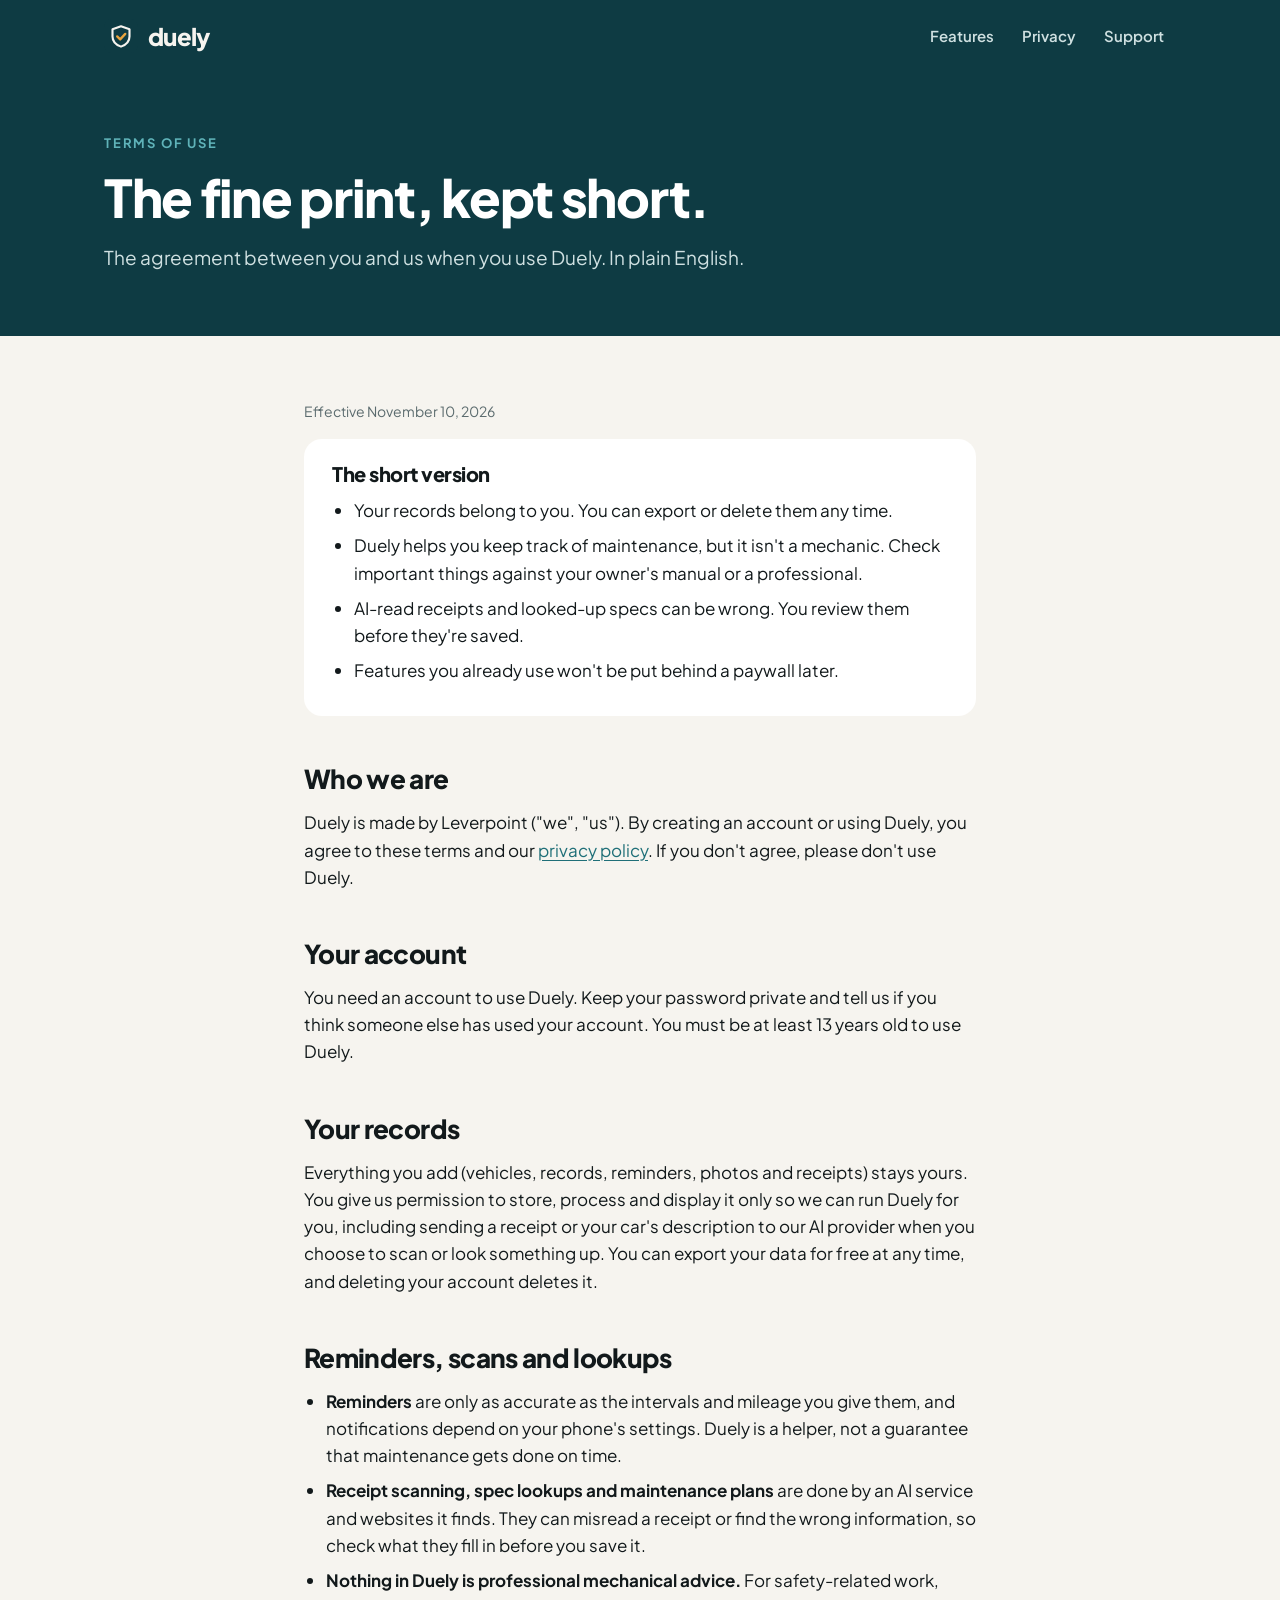
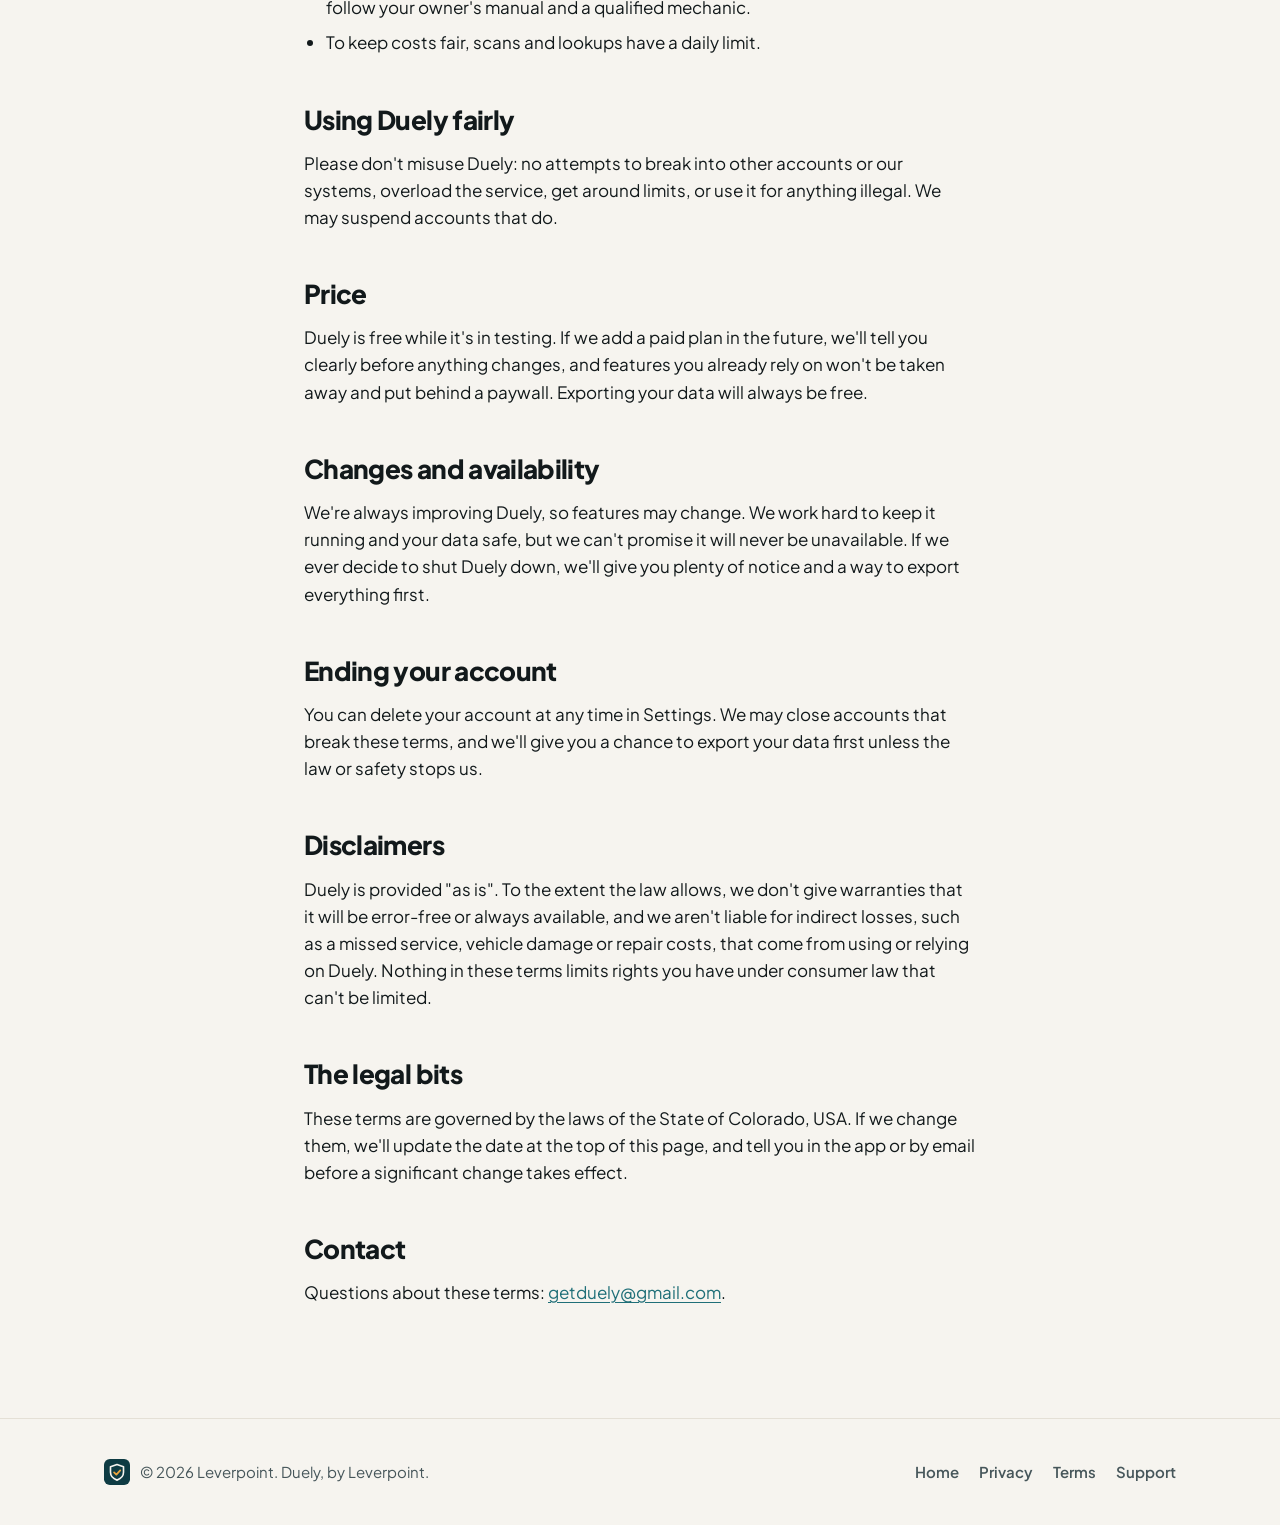
<file: terms.html>
<!doctype html>
<html lang="en">
<head>
  <meta charset="utf-8">
  <meta name="viewport" content="width=device-width, initial-scale=1">
  <title>Duely Terms of Use</title>
  <meta name="description" content="The terms for using Duely, in plain English.">
  <meta name="theme-color" content="#0E3B43">
  <link rel="icon" href="shield.svg" type="image/svg+xml">
  <link rel="icon" href="favicon.png" type="image/png">
  <link rel="apple-touch-icon" href="apple-touch-icon.png">
  <link rel="preconnect" href="https://fonts.googleapis.com">
  <link rel="preconnect" href="https://fonts.gstatic.com" crossorigin>
  <link href="https://fonts.googleapis.com/css2?family=Plus+Jakarta+Sans:wght@400;500;600;700;800&display=swap" rel="stylesheet">
  <link rel="stylesheet" href="styles.css">
</head>
<body>
  <a class="skip" href="#main">Skip to content</a>

  <header class="site-header">
    <div class="wrap">
      <a class="brand" href="./" aria-label="Duely home">
        <img src="shield.svg" alt="" width="34" height="34">
        <span>duely</span>
      </a>
      <nav class="nav" aria-label="Main">
        <a class="hide-sm" href="./#features">Features</a>
        <a href="privacy.html">Privacy</a>
        <a href="support.html">Support</a>
      </nav>
    </div>
  </header>

  <main id="main">
    <section class="page-hero">
      <div class="wrap">
        <span class="eyebrow">Terms of use</span>
        <h1>The fine print, kept short.</h1>
        <p>The agreement between you and us when you use Duely. In plain English.</p>
      </div>
    </section>

    <div class="prose">
      <p class="updated">Effective November 10, 2026</p>

      <div class="summary">
        <h2>The short version</h2>
        <ul>
          <li>Your records belong to you. You can export or delete them any time.</li>
          <li>Duely helps you keep track of maintenance, but it isn't a mechanic. Check important things against your owner's manual or a professional.</li>
          <li>AI-read receipts and looked-up specs can be wrong. You review them before they're saved.</li>
          <li>Features you already use won't be put behind a paywall later.</li>
        </ul>
      </div>

      <h2>Who we are</h2>
      <p>Duely is made by Leverpoint ("we", "us"). By creating an account or using Duely, you agree to these terms and our <a href="privacy.html">privacy policy</a>. If you don't agree, please don't use Duely.</p>

      <h2>Your account</h2>
      <p>You need an account to use Duely. Keep your password private and tell us if you think someone else has used your account. You must be at least 13 years old to use Duely.</p>

      <h2>Your records</h2>
      <p>Everything you add (vehicles, records, reminders, photos and receipts) stays yours. You give us permission to store, process and display it only so we can run Duely for you, including sending a receipt or your car's description to our AI provider when you choose to scan or look something up. You can export your data for free at any time, and deleting your account deletes it.</p>

      <h2>Reminders, scans and lookups</h2>
      <ul>
        <li><strong>Reminders</strong> are only as accurate as the intervals and mileage you give them, and notifications depend on your phone's settings. Duely is a helper, not a guarantee that maintenance gets done on time.</li>
        <li><strong>Receipt scanning, spec lookups and maintenance plans</strong> are done by an AI service and websites it finds. They can misread a receipt or find the wrong information, so check what they fill in before you save it.</li>
        <li><strong>Nothing in Duely is professional mechanical advice.</strong> For safety-related work, follow your owner's manual and a qualified mechanic.</li>
        <li>To keep costs fair, scans and lookups have a daily limit.</li>
      </ul>

      <h2>Using Duely fairly</h2>
      <p>Please don't misuse Duely: no attempts to break into other accounts or our systems, overload the service, get around limits, or use it for anything illegal. We may suspend accounts that do.</p>

      <h2>Price</h2>
      <p>Duely is free while it's in testing. If we add a paid plan in the future, we'll tell you clearly before anything changes, and features you already rely on won't be taken away and put behind a paywall. Exporting your data will always be free.</p>

      <h2>Changes and availability</h2>
      <p>We're always improving Duely, so features may change. We work hard to keep it running and your data safe, but we can't promise it will never be unavailable. If we ever decide to shut Duely down, we'll give you plenty of notice and a way to export everything first.</p>

      <h2>Ending your account</h2>
      <p>You can delete your account at any time in Settings. We may close accounts that break these terms, and we'll give you a chance to export your data first unless the law or safety stops us.</p>

      <h2>Disclaimers</h2>
      <p>Duely is provided "as is". To the extent the law allows, we don't give warranties that it will be error-free or always available, and we aren't liable for indirect losses, such as a missed service, vehicle damage or repair costs, that come from using or relying on Duely. Nothing in these terms limits rights you have under consumer law that can't be limited.</p>

      <h2>The legal bits</h2>
      <p>These terms are governed by the laws of the State of Colorado, USA. If we change them, we'll update the date at the top of this page, and tell you in the app or by email before a significant change takes effect.</p>

      <h2>Contact</h2>
      <p>Questions about these terms: <a href="mailto:getduely@gmail.com">getduely@gmail.com</a>.</p>
    </div>
  </main>

  <footer class="site-footer">
    <div class="wrap">
      <div class="by"><img src="shield.svg" alt="" width="26" height="26">© 2026 Leverpoint. Duely, by Leverpoint.</div>
      <nav aria-label="Footer">
        <a href="./">Home</a>
        <a href="privacy.html">Privacy</a>
        <a href="terms.html">Terms</a>
        <a href="support.html">Support</a>
      </nav>
    </div>
  </footer>
</body>
</html>
</file>
<file: styles.css>
/* Duely website. Colors and type follow the brand board (see the app's CLAUDE.md). */

:root {
  --harbor: #0E3B43;
  --harbor-2: #164A53;
  --lens-off: #2A6A72;
  --teal: #1F6F78;
  --teal-light: #5FB3B9;
  --amber: #E8A33D;
  --amber-text: #9A6413;
  --coral: #E0644A;
  --coral-text: #B4432C;
  --paper: #F6F4EF;
  --card: #FFFFFF;
  --ink: #12191B;
  --muted: #46565A;
  --label: #5B6B6E;
  --line: #E4E0D6;
  --radius: 18px;
  --wrap: 1120px;
  --font: "Plus Jakarta Sans", system-ui, -apple-system, "Segoe UI", sans-serif;
  color-scheme: light;
}

*,
*::before,
*::after { box-sizing: border-box; }

html { -webkit-text-size-adjust: 100%; scroll-behavior: smooth; }

body {
  margin: 0;
  background: var(--paper);
  color: var(--ink);
  font-family: var(--font);
  font-size: 17px;
  line-height: 1.6;
}

img, svg { display: block; max-width: 100%; }

a { color: var(--teal); text-underline-offset: 3px; }
a:hover { color: var(--harbor); }

:focus-visible { outline: 3px solid var(--amber); outline-offset: 3px; border-radius: 6px; }

.wrap { width: 100%; max-width: var(--wrap); margin: 0 auto; padding: 0 24px; }

h1, h2, h3 { line-height: 1.12; letter-spacing: -0.025em; font-weight: 800; margin: 0 0 16px; }
h1 { font-size: clamp(40px, 6vw, 64px); }
h2 { font-size: clamp(30px, 4vw, 42px); }
h3 { font-size: 20px; letter-spacing: -0.01em; }
p { margin: 0 0 16px; }

.eyebrow {
  display: inline-block;
  font-size: 13px;
  font-weight: 700;
  letter-spacing: 0.14em;
  text-transform: uppercase;
  color: var(--label);
  margin-bottom: 14px;
}

.skip {
  position: absolute; left: -999px; top: 8px;
  background: var(--amber); color: var(--ink); padding: 8px 14px; border-radius: 8px; z-index: 10;
}
.skip:focus { left: 8px; }

/* ---------- Header ---------- */

.site-header { background: var(--harbor); color: var(--paper); }
.site-header .wrap { display: flex; align-items: center; justify-content: space-between; gap: 16px; height: 72px; }

.brand { display: flex; align-items: center; gap: 10px; color: var(--paper); text-decoration: none; }
.brand img { width: 34px; height: 34px; }
.brand span { font-size: 24px; font-weight: 800; letter-spacing: -0.03em; }
.brand:hover { color: #fff; }

.nav { display: flex; gap: 4px; }
.nav a {
  color: #CFE0E1; text-decoration: none; font-weight: 600; font-size: 15px;
  padding: 8px 12px; border-radius: 10px;
}
.nav a:hover, .nav a[aria-current="page"] { color: #fff; background: var(--harbor-2); }

/* ---------- Hero ---------- */

.hero { background: var(--harbor); color: var(--paper); padding: 56px 0 96px; overflow: hidden; }
.hero .wrap { display: grid; grid-template-columns: 1.1fr 0.9fr; gap: 56px; align-items: center; }
.hero .eyebrow { color: var(--teal-light); }
.hero h1 { color: #fff; }
.hero h1 em { font-style: normal; color: var(--amber); }
.hero .lede { font-size: 20px; color: #CFE0E1; max-width: 34ch; margin-bottom: 32px; }

.odometer { display: flex; gap: 8px; margin-bottom: 28px; }
.odometer span {
  width: 52px; height: 64px; display: grid; place-items: center;
  border-radius: 12px; font-size: 34px; font-weight: 800;
  background: var(--paper); color: var(--harbor);
  box-shadow: inset 0 -10px 0 rgba(14, 59, 67, 0.08), inset 0 10px 0 rgba(255, 255, 255, 0.6);
  position: relative;
}
.odometer span::after {
  content: ""; position: absolute; left: 0; right: 0; top: 50%; height: 1px; background: rgba(14, 59, 67, 0.14);
}
.odometer span:last-child { background: var(--amber); color: var(--harbor); }

.cta-row { display: flex; flex-wrap: wrap; gap: 12px; align-items: center; }

.btn {
  display: inline-flex; align-items: center; gap: 10px;
  padding: 14px 22px; border-radius: 14px; font-weight: 700; font-size: 16px;
  text-decoration: none; border: 0; cursor: pointer;
}
.btn-primary { background: var(--amber); color: var(--harbor); }
.btn-primary:hover { background: #F0B455; color: var(--harbor); }
.btn-ghost { color: #fff; border: 1.5px solid var(--lens-off); }
.btn-ghost:hover { color: #fff; background: var(--harbor-2); }
.btn svg { width: 18px; height: 18px; }

.soon-note { font-size: 14px; color: #A9C4C6; margin-top: 16px; }

/* ---------- Phone mockup ---------- */

.phone {
  width: 300px; margin: 0 auto; padding: 12px; border-radius: 46px;
  background: #0A2C32; box-shadow: 0 40px 80px rgba(0, 0, 0, 0.35), 0 0 0 1.5px #24555C inset;
}
.screen { background: var(--paper); border-radius: 36px; overflow: hidden; color: var(--ink); }
.screen-top { background: var(--harbor); color: var(--paper); padding: 22px 20px 22px; }
.screen-brand { display: flex; align-items: center; gap: 7px; font-weight: 800; letter-spacing: -0.03em; font-size: 16px; margin-bottom: 18px; }
.screen-brand img { width: 20px; height: 20px; }
.screen-top small { display: block; color: #A9C4C6; font-size: 12px; font-weight: 600; }
.screen-top strong { display: block; font-size: 22px; line-height: 1.2; letter-spacing: -0.02em; margin-top: 2px; }
.screen-body { padding: 16px 14px 22px; }
.screen-label { font-size: 10px; font-weight: 700; letter-spacing: 0.14em; color: var(--label); margin: 0 6px 8px; }
.item {
  display: flex; align-items: center; gap: 12px; background: var(--card);
  border-radius: 14px; padding: 10px 12px; margin-bottom: 8px;
  box-shadow: 0 1px 2px rgba(18, 25, 27, 0.06);
}
.item b { display: block; font-size: 13.5px; line-height: 1.3; }
.item i { display: block; font-style: normal; font-size: 11.5px; color: var(--muted); line-height: 1.35; }
.item .overdue { color: var(--coral-text); font-weight: 700; }
.item .soon { color: var(--amber-text); font-weight: 700; }
.backup { display: flex; gap: 8px; align-items: center; font-size: 11.5px; color: var(--muted); margin: 14px 6px 0; }
.backup svg { width: 14px; height: 14px; flex: none; }

/* The stoplight. Top coral = overdue, middle amber = due soon, bottom teal = all good. */
.light {
  flex: none; width: 16px; padding: 3px; border-radius: 8px; background: var(--harbor);
  display: grid; gap: 3px;
}
.light span { width: 10px; height: 10px; border-radius: 50%; background: var(--lens-off); }
.light.is-overdue span:nth-child(1) { background: var(--coral); }
.light.is-soon span:nth-child(2) { background: var(--amber); }
.light.is-good span:nth-child(3) { background: var(--teal-light); }

.light.big { width: 44px; padding: 7px; border-radius: 22px; gap: 7px; }
.light.big span { width: 30px; height: 30px; }

/* ---------- Sections ---------- */

.section { padding: 96px 0; }
.section-head { max-width: 640px; margin-bottom: 48px; }
.section-head p { font-size: 19px; color: var(--muted); }

.grid-3 { display: grid; grid-template-columns: repeat(3, 1fr); gap: 20px; }
.card { background: var(--card); border-radius: var(--radius); padding: 28px; box-shadow: 0 1px 2px rgba(18, 25, 27, 0.05); }
.card p { color: var(--muted); margin: 0; }
.card .icon {
  width: 44px; height: 44px; border-radius: 12px; background: #E6F0F1; color: var(--teal);
  display: grid; place-items: center; margin-bottom: 18px;
}
.card .icon svg { width: 22px; height: 22px; }

/* Stoplight explainer */
.status { background: var(--card); }
.status .wrap { display: grid; grid-template-columns: 0.9fr 1.1fr; gap: 56px; align-items: center; }
.status-list { list-style: none; margin: 0; padding: 0; display: grid; gap: 14px; }
.status-list li {
  display: flex; gap: 18px; align-items: center; padding: 18px 20px;
  border: 1px solid var(--line); border-radius: var(--radius); background: var(--paper);
}
.status-list b { display: block; font-size: 18px; }
.status-list span.say { color: var(--muted); }

/* Promises */
.promises { background: var(--harbor); color: var(--paper); }
.promises .eyebrow { color: var(--teal-light); }
.promises h2 { color: #fff; }
.promises .section-head p { color: #CFE0E1; }
.promise-list { list-style: none; margin: 0; padding: 0; display: grid; grid-template-columns: repeat(2, 1fr); gap: 20px; }
.promise-list li { background: var(--harbor-2); border-radius: var(--radius); padding: 26px 28px; }
.promise-list b { display: flex; gap: 10px; align-items: center; font-size: 19px; color: #fff; margin-bottom: 6px; }
.promise-list b svg { width: 20px; height: 20px; flex: none; color: var(--amber); }
.promise-list p { color: #CFE0E1; margin: 0; }

/* Final call to action */
.closer { text-align: center; }
.closer img { width: 72px; height: 72px; margin: 0 auto 24px; }
.closer p { color: var(--muted); font-size: 19px; max-width: 520px; margin: 0 auto 28px; }
.closer .btn-ghost { color: var(--harbor); border-color: #C9D6D7; }
.closer .btn-ghost:hover { background: #fff; color: var(--harbor); }
.closer .cta-row { justify-content: center; }

/* ---------- Text pages (privacy, support) ---------- */

.page-hero { background: var(--harbor); color: var(--paper); padding: 56px 0 64px; }
.page-hero h1 { color: #fff; font-size: clamp(36px, 5vw, 52px); }
.page-hero p { color: #CFE0E1; font-size: 19px; max-width: 46ch; margin: 0; }
.page-hero .eyebrow { color: var(--teal-light); }

.prose { max-width: 720px; padding: 64px 24px 96px; margin: 0 auto; }
.prose h2 { font-size: 26px; margin-top: 48px; }
.prose h2:first-child { margin-top: 0; }
.prose ul { padding-left: 22px; margin: 0 0 16px; }
.prose li { margin-bottom: 8px; }
.prose .summary { background: var(--card); border-radius: var(--radius); padding: 24px 28px; margin-bottom: 48px; }
.prose .summary h2 { font-size: 20px; margin: 0 0 12px; }
.prose .summary ul { margin: 0; }
.updated { font-size: 14px; color: var(--label); }

.faq details { background: var(--card); border-radius: 14px; margin-bottom: 10px; }
.faq summary {
  cursor: pointer; list-style: none; padding: 18px 52px 18px 22px; font-weight: 700; font-size: 17px; position: relative;
}
.faq summary::-webkit-details-marker { display: none; }
.faq summary::after {
  content: "+"; position: absolute; right: 22px; top: 50%; transform: translateY(-50%);
  font-size: 24px; font-weight: 500; color: var(--teal);
}
.faq details[open] summary::after { content: "–"; }
.faq details > div { padding: 0 22px 20px; color: var(--muted); }
.faq details > div p:last-child { margin: 0; }

.contact-card {
  background: var(--harbor); color: var(--paper); border-radius: var(--radius);
  padding: 32px; margin-top: 48px;
}
.contact-card h2 { color: #fff; margin-top: 0; }
.contact-card p { color: #CFE0E1; }
.contact-card .btn { margin-top: 4px; }

/* ---------- Footer ---------- */

.site-footer { border-top: 1px solid var(--line); padding: 40px 0; font-size: 15px; color: var(--muted); }
.site-footer .wrap { display: flex; justify-content: space-between; align-items: center; flex-wrap: wrap; gap: 16px; }
.site-footer nav { display: flex; gap: 20px; flex-wrap: wrap; }
.site-footer a { color: var(--muted); text-decoration: none; font-weight: 600; }
.site-footer a:hover { color: var(--harbor); }
.site-footer .by { display: flex; align-items: center; gap: 10px; }
.site-footer .by img { width: 26px; height: 26px; }

/* ---------- Small screens ---------- */

@media (max-width: 900px) {
  .hero .wrap, .status .wrap { grid-template-columns: 1fr; gap: 48px; }
  .grid-3 { grid-template-columns: 1fr; }
  .promise-list { grid-template-columns: 1fr; }
}

@media (max-width: 560px) {
  body { font-size: 16px; }
  .wrap { padding: 0 16px; }
  .prose { padding: 48px 16px 72px; }
  .section { padding: 72px 0; }
  .hero { padding: 40px 0 72px; }
  .hero .lede { font-size: 18px; }
  .brand span { font-size: 21px; }
  .nav a { padding: 8px 8px; font-size: 14px; }
  .nav .hide-sm { display: none; }
  .phone { width: 280px; }
  .card, .promise-list li { padding: 24px; }
  .contact-card { padding: 24px; }
  .btn { width: 100%; justify-content: center; }
}

@media (prefers-reduced-motion: reduce) {
  html { scroll-behavior: auto; }
}
</file>
